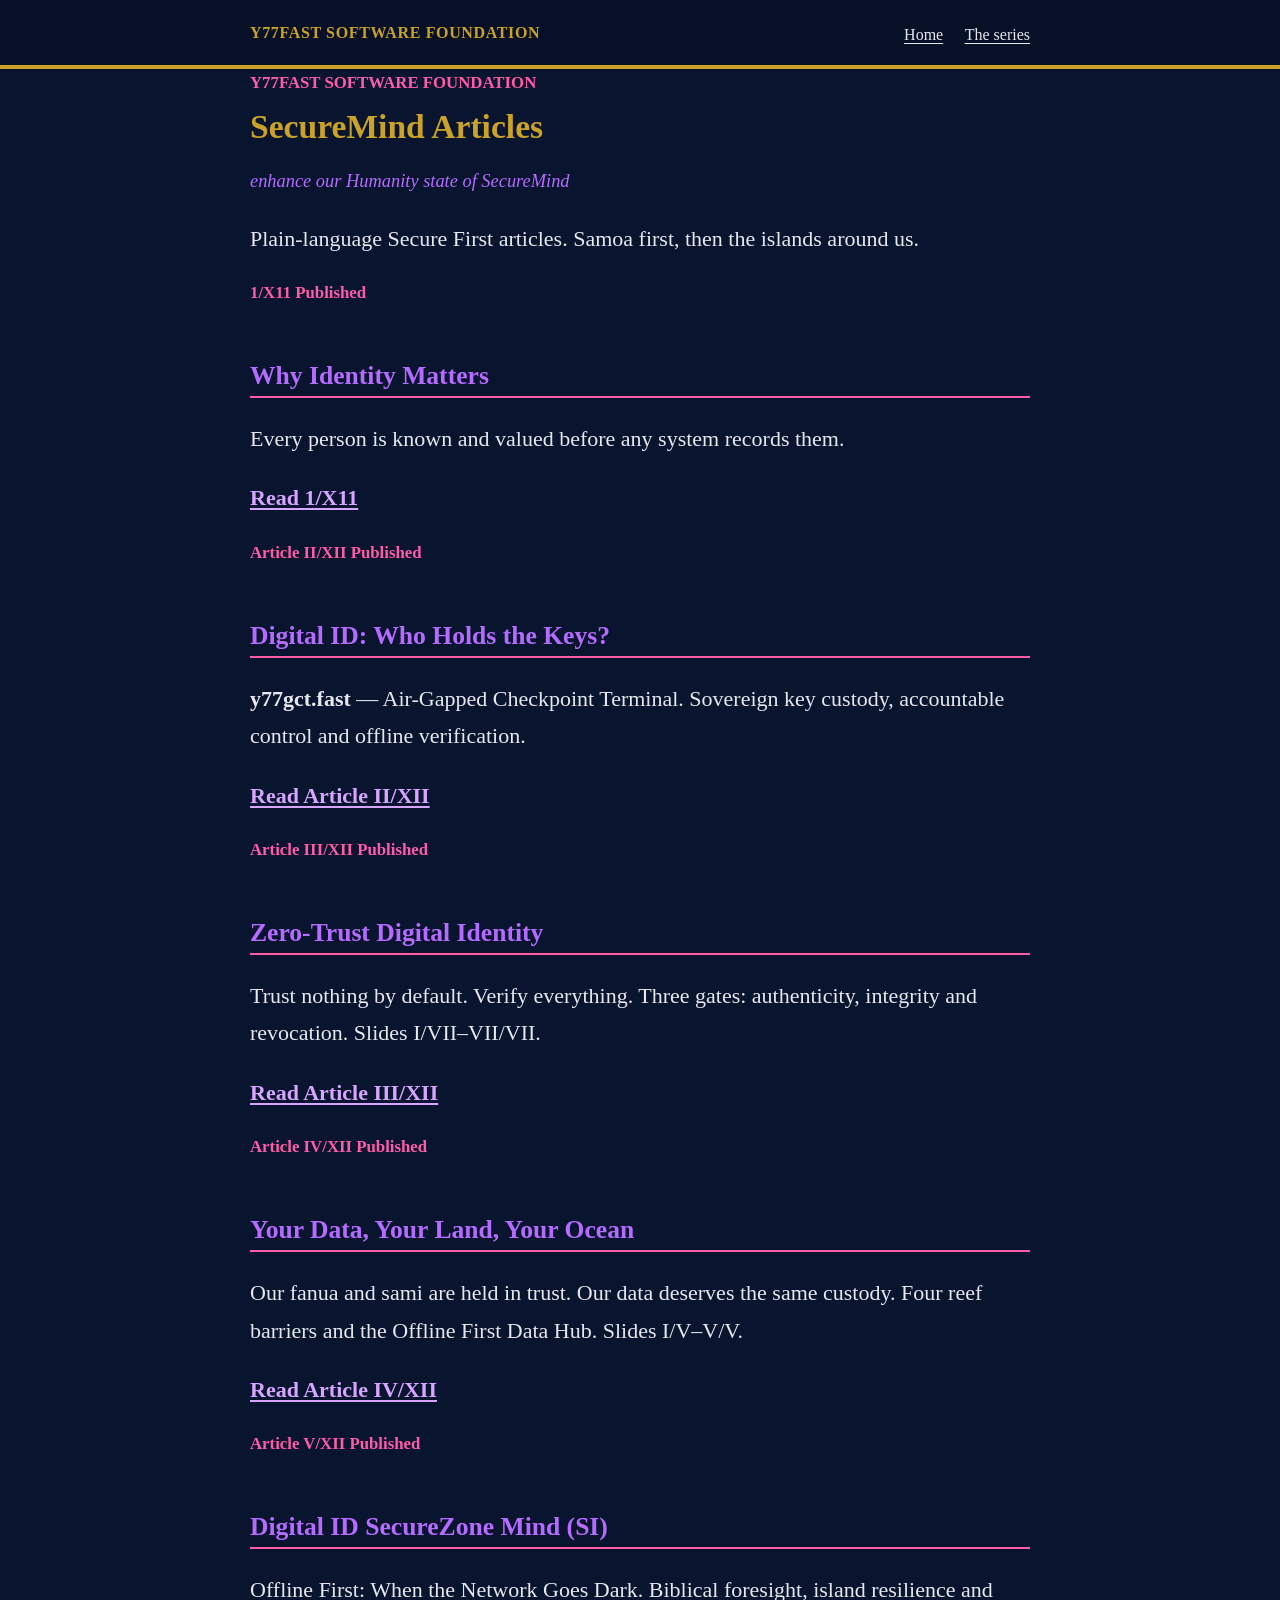
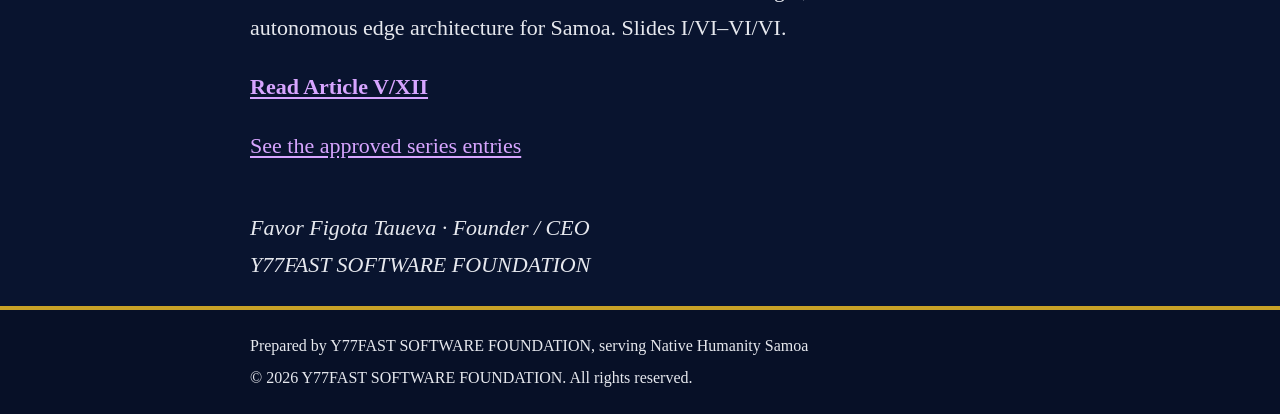
<file: index.html>
<!DOCTYPE html>
<html lang="en"><head><meta charset="utf-8"><meta name="viewport" content="width=device-width,initial-scale=1"><title>SecureMind Articles | Y77FAST SOFTWARE FOUNDATION</title><meta name="description" content="Secure First articles from Y77FAST SOFTWARE FOUNDATION."><link rel="stylesheet" href="assets/style.css"></head>
<body><a class="skip" href="#main">Skip to content</a><header class="site"><div class="wrap"><a class="brand" href="index.html">Y77FAST SOFTWARE FOUNDATION</a><nav><a href="index.html">Home</a> <a href="series.html">The series</a></nav></div></header>
<main id="main" class="wrap"><p class="kicker">Y77FAST SOFTWARE FOUNDATION</p><h1>SecureMind Articles</h1><p class="subtitle"><em>enhance our Humanity state of SecureMind</em></p><p>Plain-language Secure First articles. Samoa first, then the islands around us.</p>
<article class="card"><p class="kicker">1/X11 <span class="badge">Published</span></p><h2>Why Identity Matters</h2><p>Every person is known and valued before any system records them.</p><p><a href="articles/01-why-identity-matters.html"><strong>Read 1/X11</strong></a></p></article>
<article class="card"><p class="kicker">Article II/XII <span class="badge">Published</span></p><h2>Digital ID: Who Holds the Keys?</h2><p><strong>y77gct.fast</strong> — Air-Gapped Checkpoint Terminal. Sovereign key custody, accountable control and offline verification.</p><p><a href="articles/11-x11-who-holds-the-keys.html"><strong>Read Article II/XII</strong></a></p></article>
<article class="card"><p class="kicker">Article III/XII <span class="badge">Published</span></p><h2>Zero-Trust Digital Identity</h2><p>Trust nothing by default. Verify everything. Three gates: authenticity, integrity and revocation. Slides I/VII–VII/VII.</p><p><a href="articles/iii-xii-zero-trust-digital-identity.html"><strong>Read Article III/XII</strong></a></p></article><article class="card"><p class="kicker">Article IV/XII <span class="badge">Published</span></p><h2>Your Data, Your Land, Your Ocean</h2><p>Our fanua and sami are held in trust. Our data deserves the same custody. Four reef barriers and the Offline First Data Hub. Slides I/V–V/V.</p><p><a href="articles/iv-xii-your-data-your-land-your-ocean.html"><strong>Read Article IV/XII</strong></a></p></article><article class="card"><p class="kicker">Article V/XII <span class="badge">Published</span></p><h2>Digital ID SecureZone Mind (SI)</h2><p>Offline First: When the Network Goes Dark. Biblical foresight, island resilience and autonomous edge architecture for Samoa. Slides I/VI–VI/VI.</p><p><a href="articles/v-xii-digital-id-securezone-mind.html"><strong>Read Article V/XII</strong></a></p></article>
<p><a href="series.html">See the approved series entries</a></p><p class="sig">Favor Figota Taueva · Founder / CEO<br>Y77FAST SOFTWARE FOUNDATION</p></main>
<footer class="site"><div class="wrap"><p>Prepared by Y77FAST SOFTWARE FOUNDATION, serving Native Humanity Samoa</p><p>© 2026 Y77FAST SOFTWARE FOUNDATION. All rights reserved.</p></div></footer></body></html>
</file>
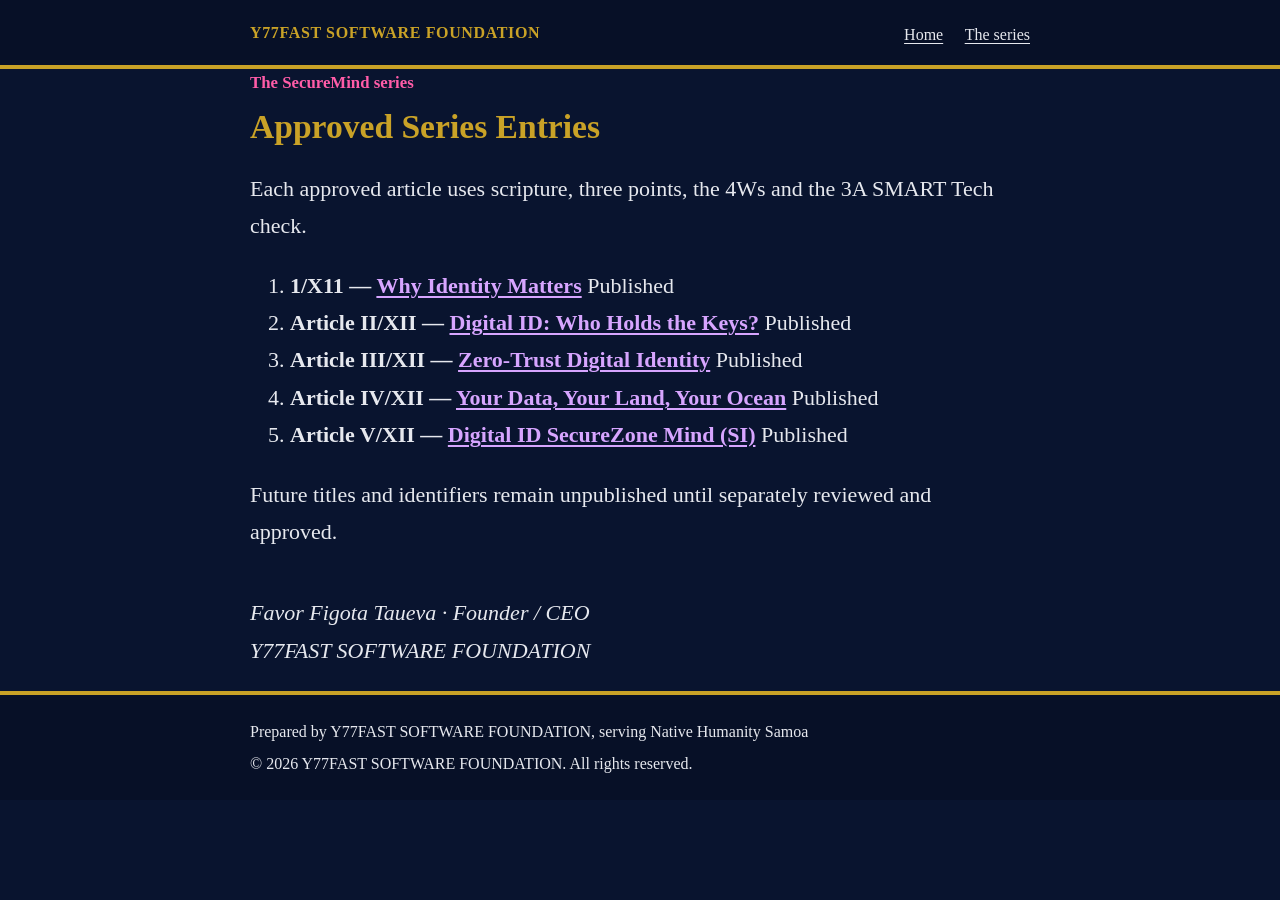
<file: series.html>
<!DOCTYPE html>
<html lang="en"><head><meta charset="utf-8"><meta name="viewport" content="width=device-width,initial-scale=1"><title>The SecureMind Series | Y77FAST SOFTWARE FOUNDATION</title><meta name="description" content="Approved SecureMind series entries from Y77FAST SOFTWARE FOUNDATION."><link rel="stylesheet" href="assets/style.css"></head>
<body><a class="skip" href="#main">Skip to content</a><header class="site"><div class="wrap"><a class="brand" href="index.html">Y77FAST SOFTWARE FOUNDATION</a><nav><a href="index.html">Home</a> <a href="series.html">The series</a></nav></div></header>
<main id="main" class="wrap"><p class="kicker">The SecureMind series</p><h1>Approved Series Entries</h1><p>Each approved article uses scripture, three points, the 4Ws and the 3A SMART Tech check.</p>
<ol class="series"><li><strong>1/X11 — <a href="articles/01-why-identity-matters.html">Why Identity Matters</a></strong> <span class="badge">Published</span></li><li><strong>Article II/XII — <a href="articles/11-x11-who-holds-the-keys.html">Digital ID: Who Holds the Keys?</a></strong> <span class="badge">Published</span></li><li><strong>Article III/XII — <a href="articles/iii-xii-zero-trust-digital-identity.html">Zero-Trust Digital Identity</a></strong> <span class="badge">Published</span></li><li><strong>Article IV/XII — <a href="articles/iv-xii-your-data-your-land-your-ocean.html">Your Data, Your Land, Your Ocean</a></strong> <span class="badge">Published</span></li><li><strong>Article V/XII — <a href="articles/v-xii-digital-id-securezone-mind.html">Digital ID SecureZone Mind (SI)</a></strong> <span class="badge">Published</span></li></ol>
<p>Future titles and identifiers remain unpublished until separately reviewed and approved.</p><p class="sig">Favor Figota Taueva · Founder / CEO<br>Y77FAST SOFTWARE FOUNDATION</p></main>
<footer class="site"><div class="wrap"><p>Prepared by Y77FAST SOFTWARE FOUNDATION, serving Native Humanity Samoa</p><p>© 2026 Y77FAST SOFTWARE FOUNDATION. All rights reserved.</p></div></footer></body></html>
</file>
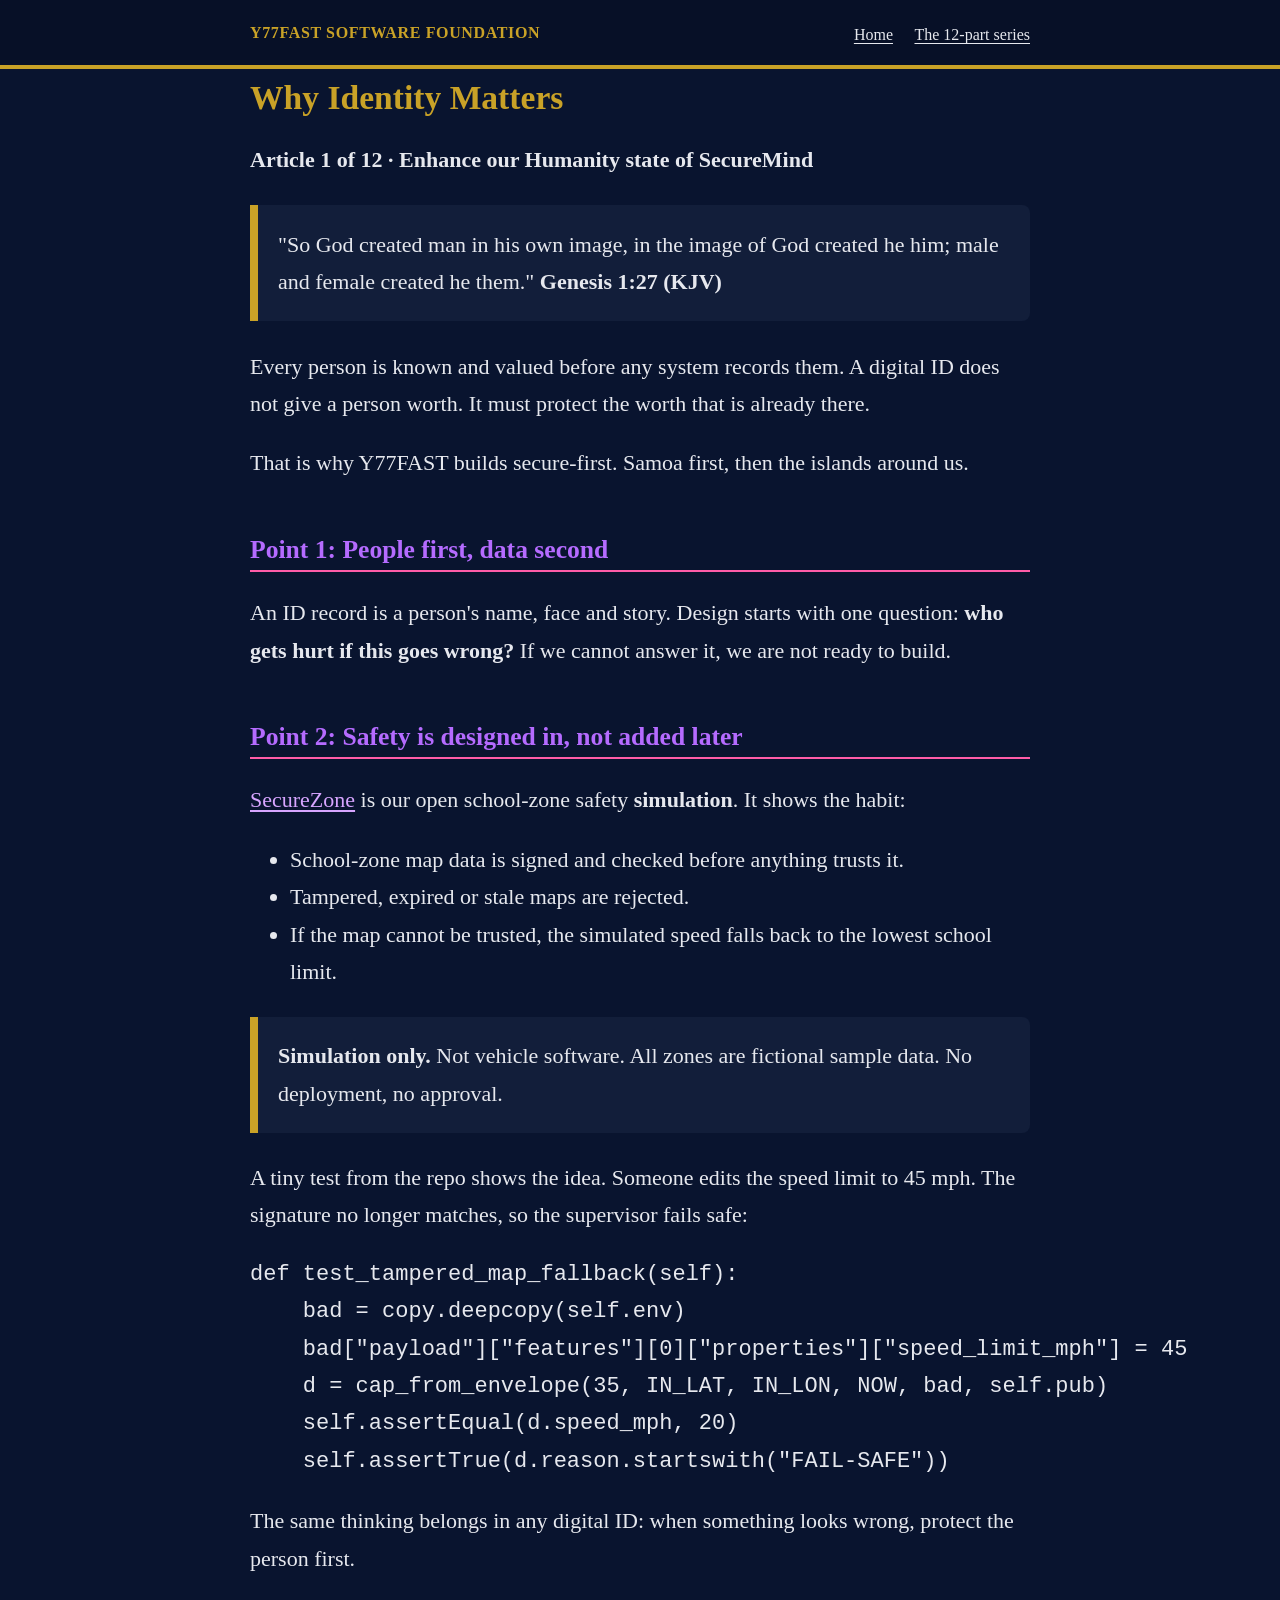
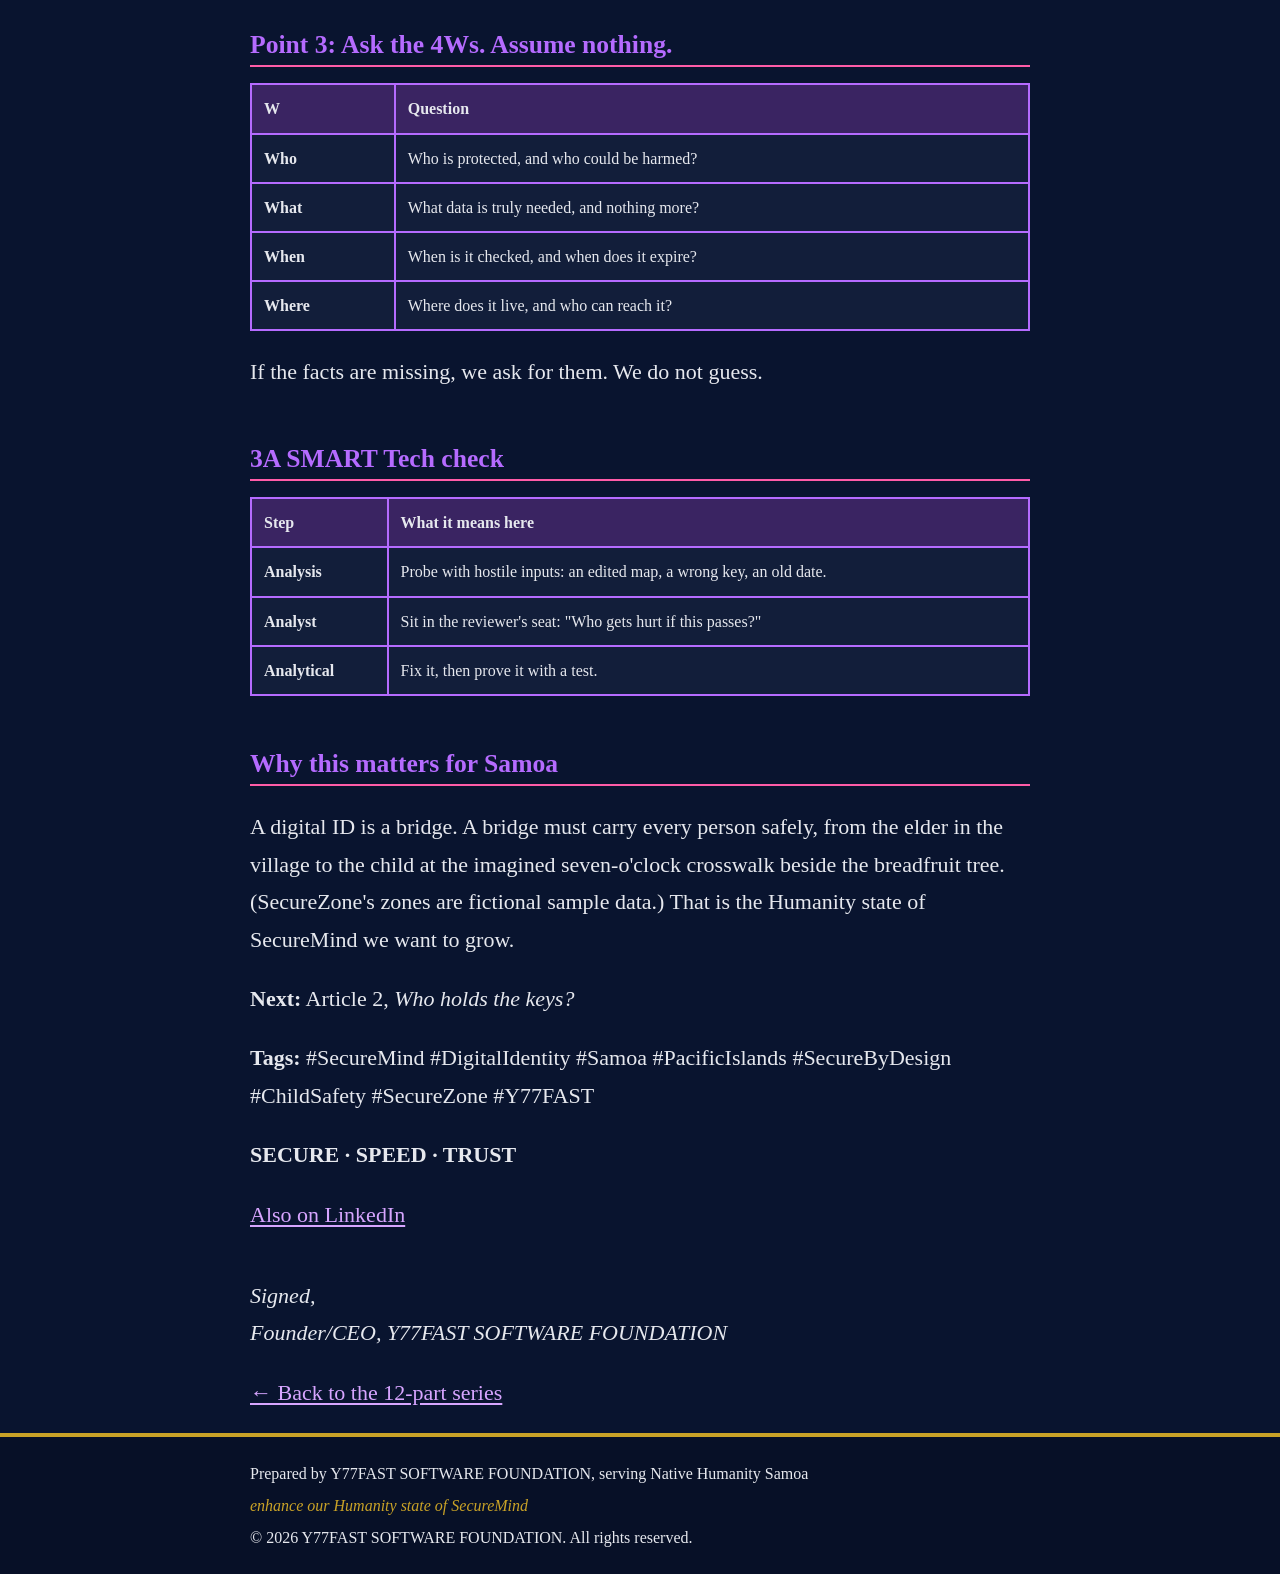
<file: articles/01-why-identity-matters.html>
<!DOCTYPE html>
<html lang="en">
<!-- Doc ID: Y77F-ART01-20261024-7259b5b4 -->
<!-- Owner: Favor Figota Taueva, Founder/CEO, Y77FAST SOFTWARE FOUNDATION | © 2026 Y77FAST SOFTWARE FOUNDATION. All rights reserved. -->
<head>
<meta charset="utf-8">
<meta name="viewport" content="width=device-width, initial-scale=1">
<title>Why Identity Matters | Y77FAST SOFTWARE FOUNDATION</title>
<meta name="description" content="Article 1 of 12: why identity matters, with Genesis 1:27 and a secure-first look at digital ID and SecureZone.">
<meta name="author" content="Y77FAST SOFTWARE FOUNDATION">
<meta name="owner" content="Favor Figota Taueva, Founder/CEO, Y77FAST SOFTWARE FOUNDATION">
<meta name="copyright" content="© 2026 Y77FAST SOFTWARE FOUNDATION. All rights reserved.">
<meta name="publisher" content="Y77FAST SOFTWARE FOUNDATION">
<meta name="doc-id" content="Y77F-ART01-20261024-7259b5b4">
<link rel="stylesheet" href="../assets/style.css">
</head>
<body>
<a class="skip" href="#main">Skip to content</a>
<header class="site"><div class="wrap">
<a class="brand" href="../index.html">Y77FAST SOFTWARE FOUNDATION</a>
<nav aria-label="Main"><a href="../index.html">Home</a> <a href="../series.html">The 12-part series</a></nav>
</div></header>
<main id="main" class="wrap">
<h1>Why Identity Matters</h1>
<p><strong>Article 1 of 12 · Enhance our Humanity state of SecureMind</strong></p>
<blockquote>
<p>"So God created man in his own image, in the image of God created he him; male and female created he them."
<strong>Genesis 1:27 (KJV)</strong></p>
</blockquote>
<p>Every person is known and valued before any system records them. A digital ID does not give a person worth. It must protect the worth that is already there.</p>
<p>That is why Y77FAST builds secure-first. Samoa first, then the islands around us.</p>
<h2>Point 1: People first, data second</h2>
<p>An ID record is a person's name, face and story. Design starts with one question: <strong>who gets hurt if this goes wrong?</strong> If we cannot answer it, we are not ready to build.</p>
<h2>Point 2: Safety is designed in, not added later</h2>
<p><a href="https://github.com/FavorHumanity/y77fast-securezone">SecureZone</a> is our open school-zone safety <strong>simulation</strong>. It shows the habit:</p>
<ul>
<li>School-zone map data is signed and checked before anything trusts it.</li>
<li>Tampered, expired or stale maps are rejected.</li>
<li>If the map cannot be trusted, the simulated speed falls back to the lowest school limit.</li>
</ul>
<blockquote>
<p><strong>Simulation only.</strong> Not vehicle software. All zones are fictional sample data. No deployment, no approval.</p>
</blockquote>
<p>A tiny test from the repo shows the idea. Someone edits the speed limit to 45 mph. The signature no longer matches, so the supervisor fails safe:</p>
<pre><code class="language-python">def test_tampered_map_fallback(self):
    bad = copy.deepcopy(self.env)
    bad[&quot;payload&quot;][&quot;features&quot;][0][&quot;properties&quot;][&quot;speed_limit_mph&quot;] = 45
    d = cap_from_envelope(35, IN_LAT, IN_LON, NOW, bad, self.pub)
    self.assertEqual(d.speed_mph, 20)
    self.assertTrue(d.reason.startswith(&quot;FAIL-SAFE&quot;))
</code></pre>
<p>The same thinking belongs in any digital ID: when something looks wrong, protect the person first.</p>
<h2>Point 3: Ask the 4Ws. Assume nothing.</h2>
<table>
<thead>
<tr>
<th>W</th>
<th>Question</th>
</tr>
</thead>
<tbody>
<tr>
<td><strong>Who</strong></td>
<td>Who is protected, and who could be harmed?</td>
</tr>
<tr>
<td><strong>What</strong></td>
<td>What data is truly needed, and nothing more?</td>
</tr>
<tr>
<td><strong>When</strong></td>
<td>When is it checked, and when does it expire?</td>
</tr>
<tr>
<td><strong>Where</strong></td>
<td>Where does it live, and who can reach it?</td>
</tr>
</tbody>
</table>
<p>If the facts are missing, we ask for them. We do not guess.</p>
<h2>3A SMART Tech check</h2>
<table>
<thead>
<tr>
<th>Step</th>
<th>What it means here</th>
</tr>
</thead>
<tbody>
<tr>
<td><strong>Analysis</strong></td>
<td>Probe with hostile inputs: an edited map, a wrong key, an old date.</td>
</tr>
<tr>
<td><strong>Analyst</strong></td>
<td>Sit in the reviewer's seat: "Who gets hurt if this passes?"</td>
</tr>
<tr>
<td><strong>Analytical</strong></td>
<td>Fix it, then prove it with a test.</td>
</tr>
</tbody>
</table>
<h2>Why this matters for Samoa</h2>
<p>A digital ID is a bridge. A bridge must carry every person safely, from the elder in the village to the child at the imagined seven-o'clock crosswalk beside the breadfruit tree. (SecureZone's zones are fictional sample data.) That is the Humanity state of SecureMind we want to grow.</p>
<p><strong>Next:</strong> Article 2, <em>Who holds the keys?</em></p>
<p><strong>Tags:</strong> #SecureMind #DigitalIdentity #Samoa #PacificIslands #SecureByDesign #ChildSafety #SecureZone #Y77FAST</p>
<p><strong>SECURE · SPEED · TRUST</strong></p><p><a href="https://www.linkedin.com/feed/update/urn:li:activity:7519800188899880960/">Also on LinkedIn</a></p>
<p class="sig">Signed,<br>Founder/CEO, Y77FAST SOFTWARE FOUNDATION</p>
<p><a href="../series.html">← Back to the 12-part series</a></p>
</main>
<footer class="site"><div class="wrap">
<p class="prep">Prepared by Y77FAST SOFTWARE FOUNDATION, serving Native Humanity Samoa</p>
<p class="theme">enhance our Humanity state of SecureMind</p>
<p class="copy">© 2026 Y77FAST SOFTWARE FOUNDATION. All rights reserved.</p>
</div></footer>
</body>
</html>
</file>
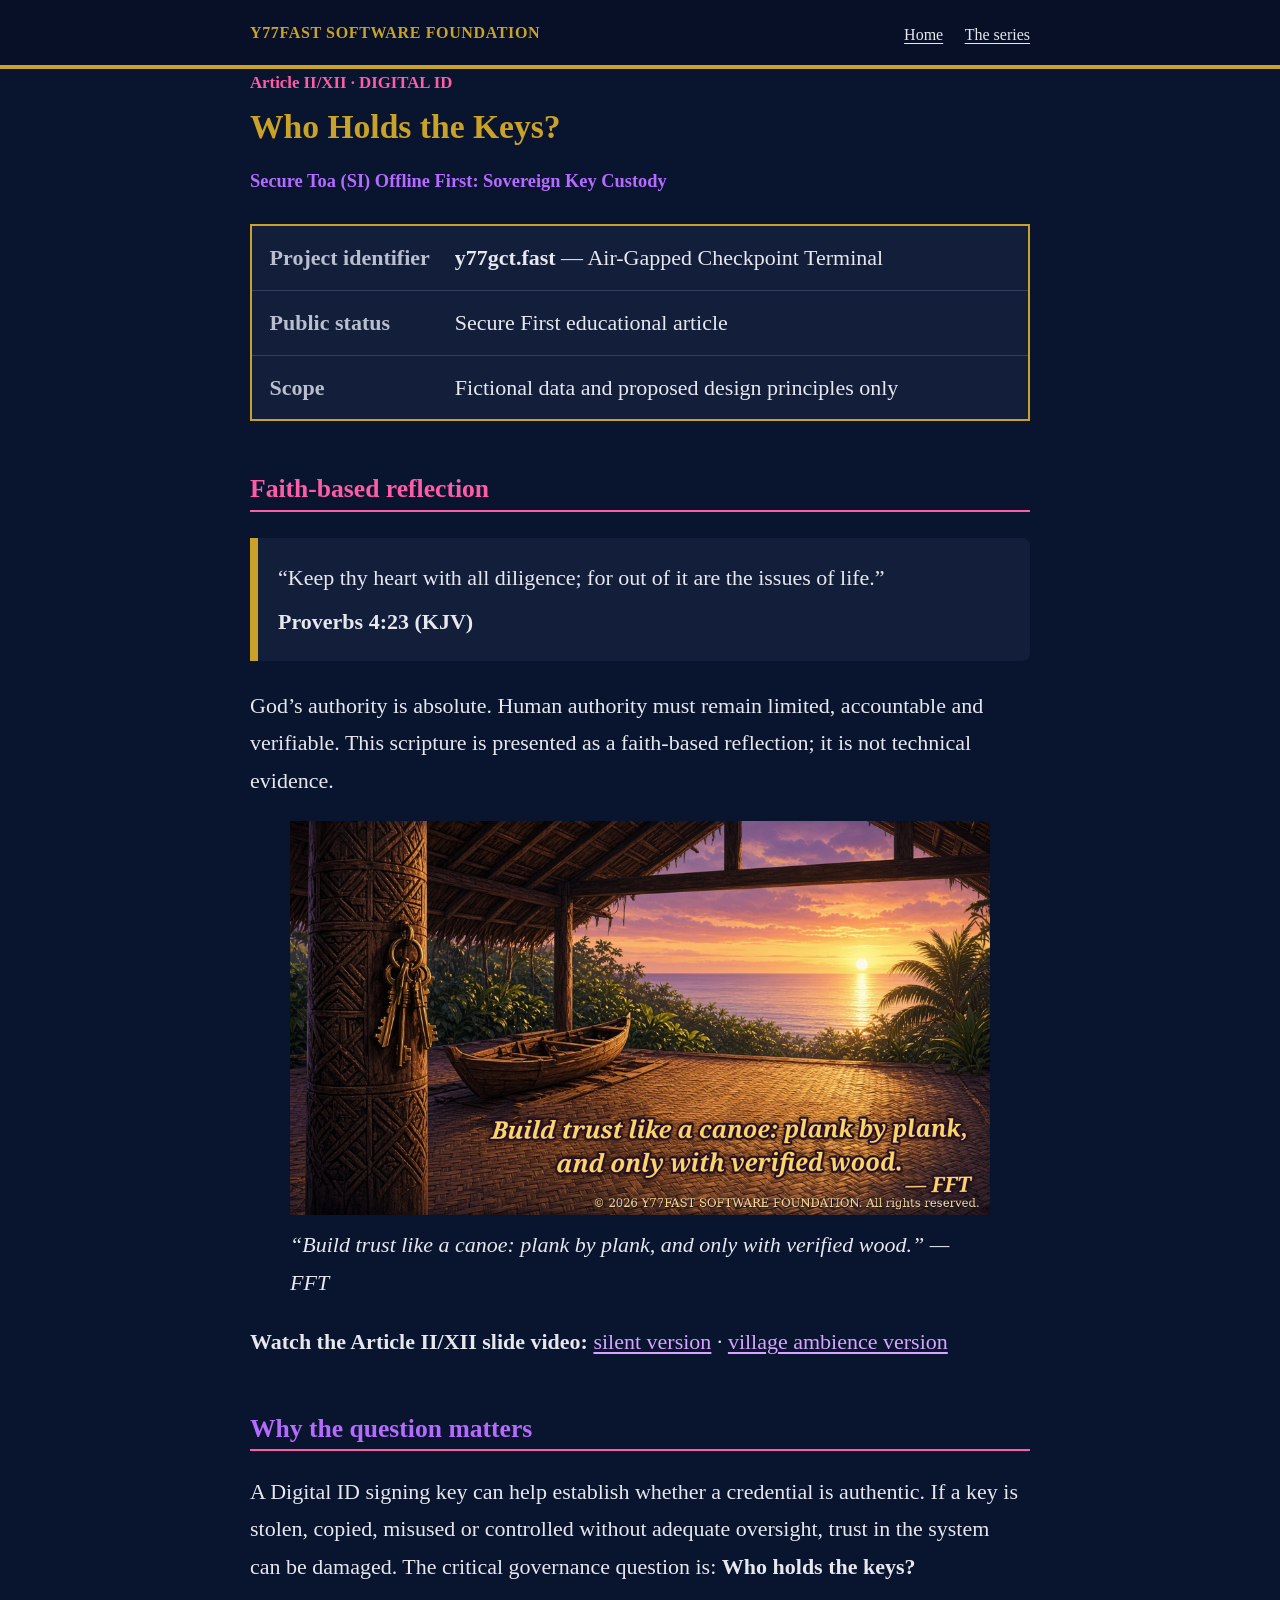
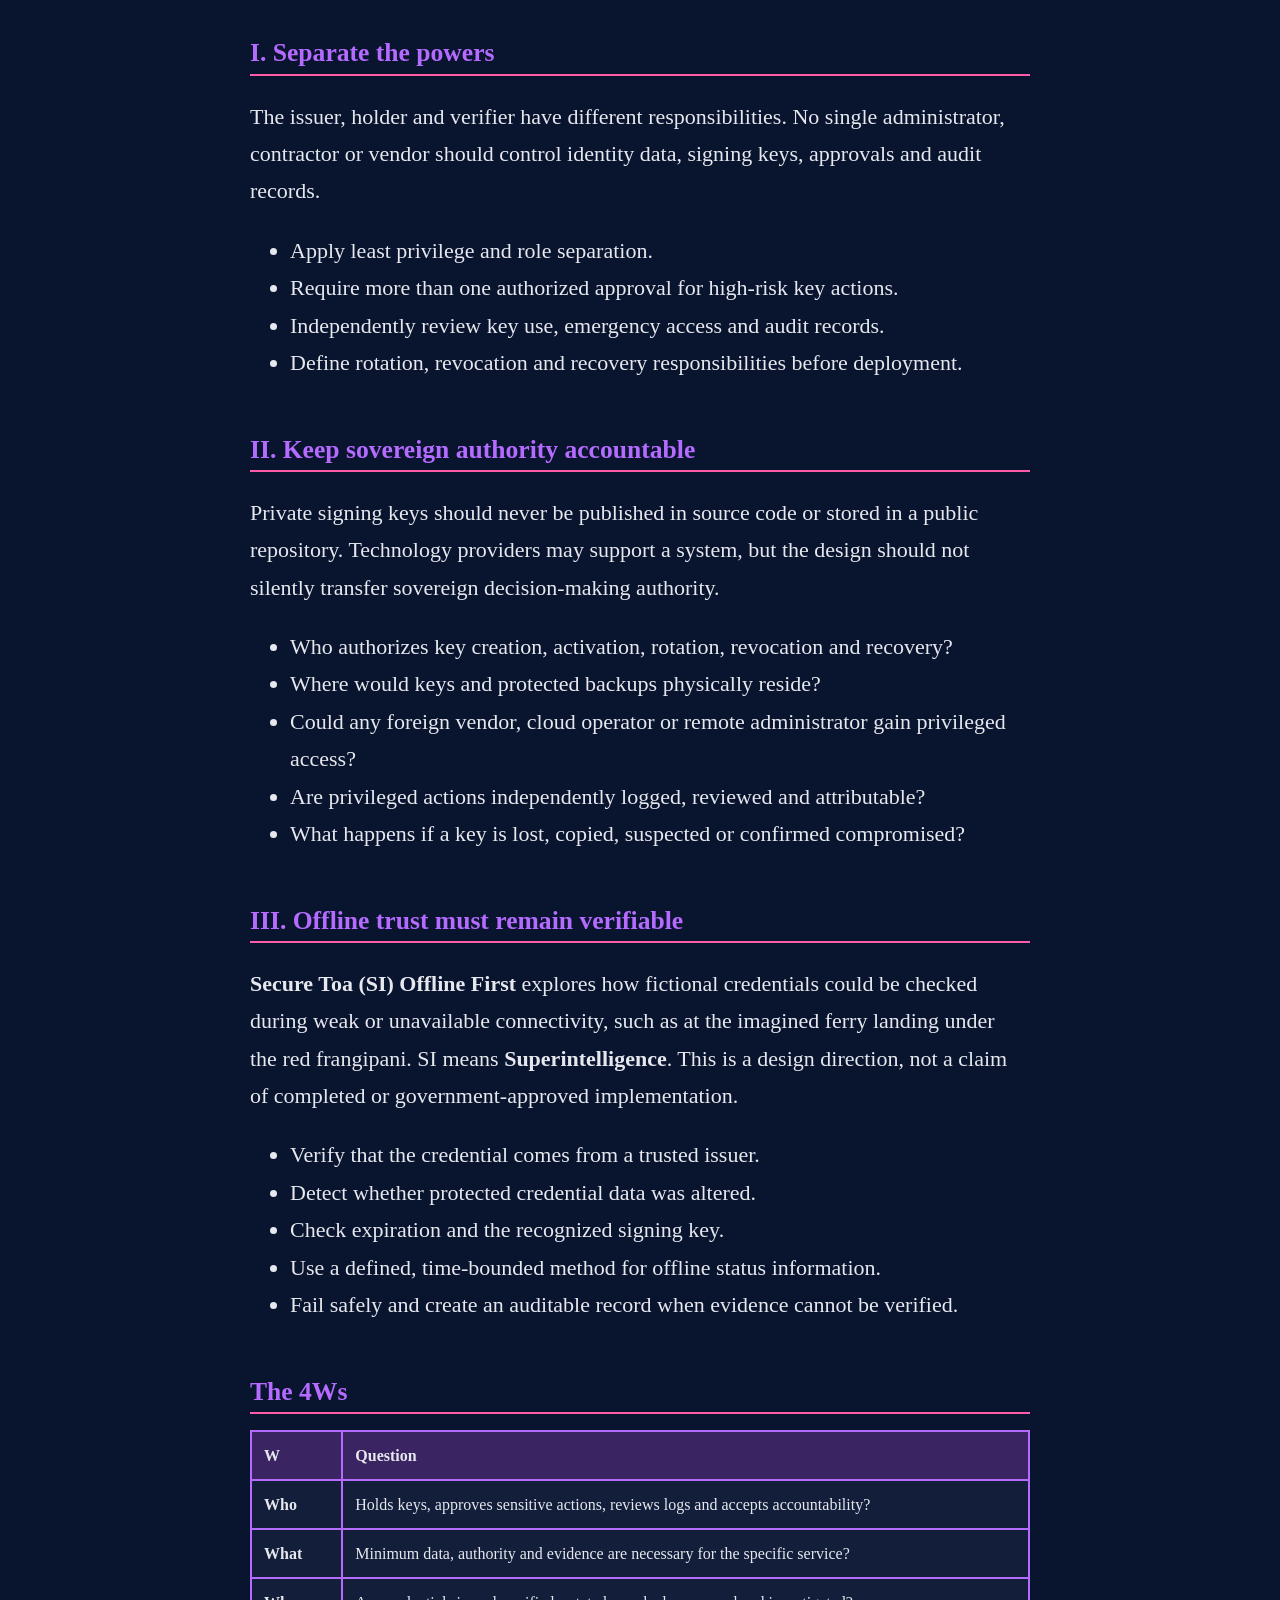
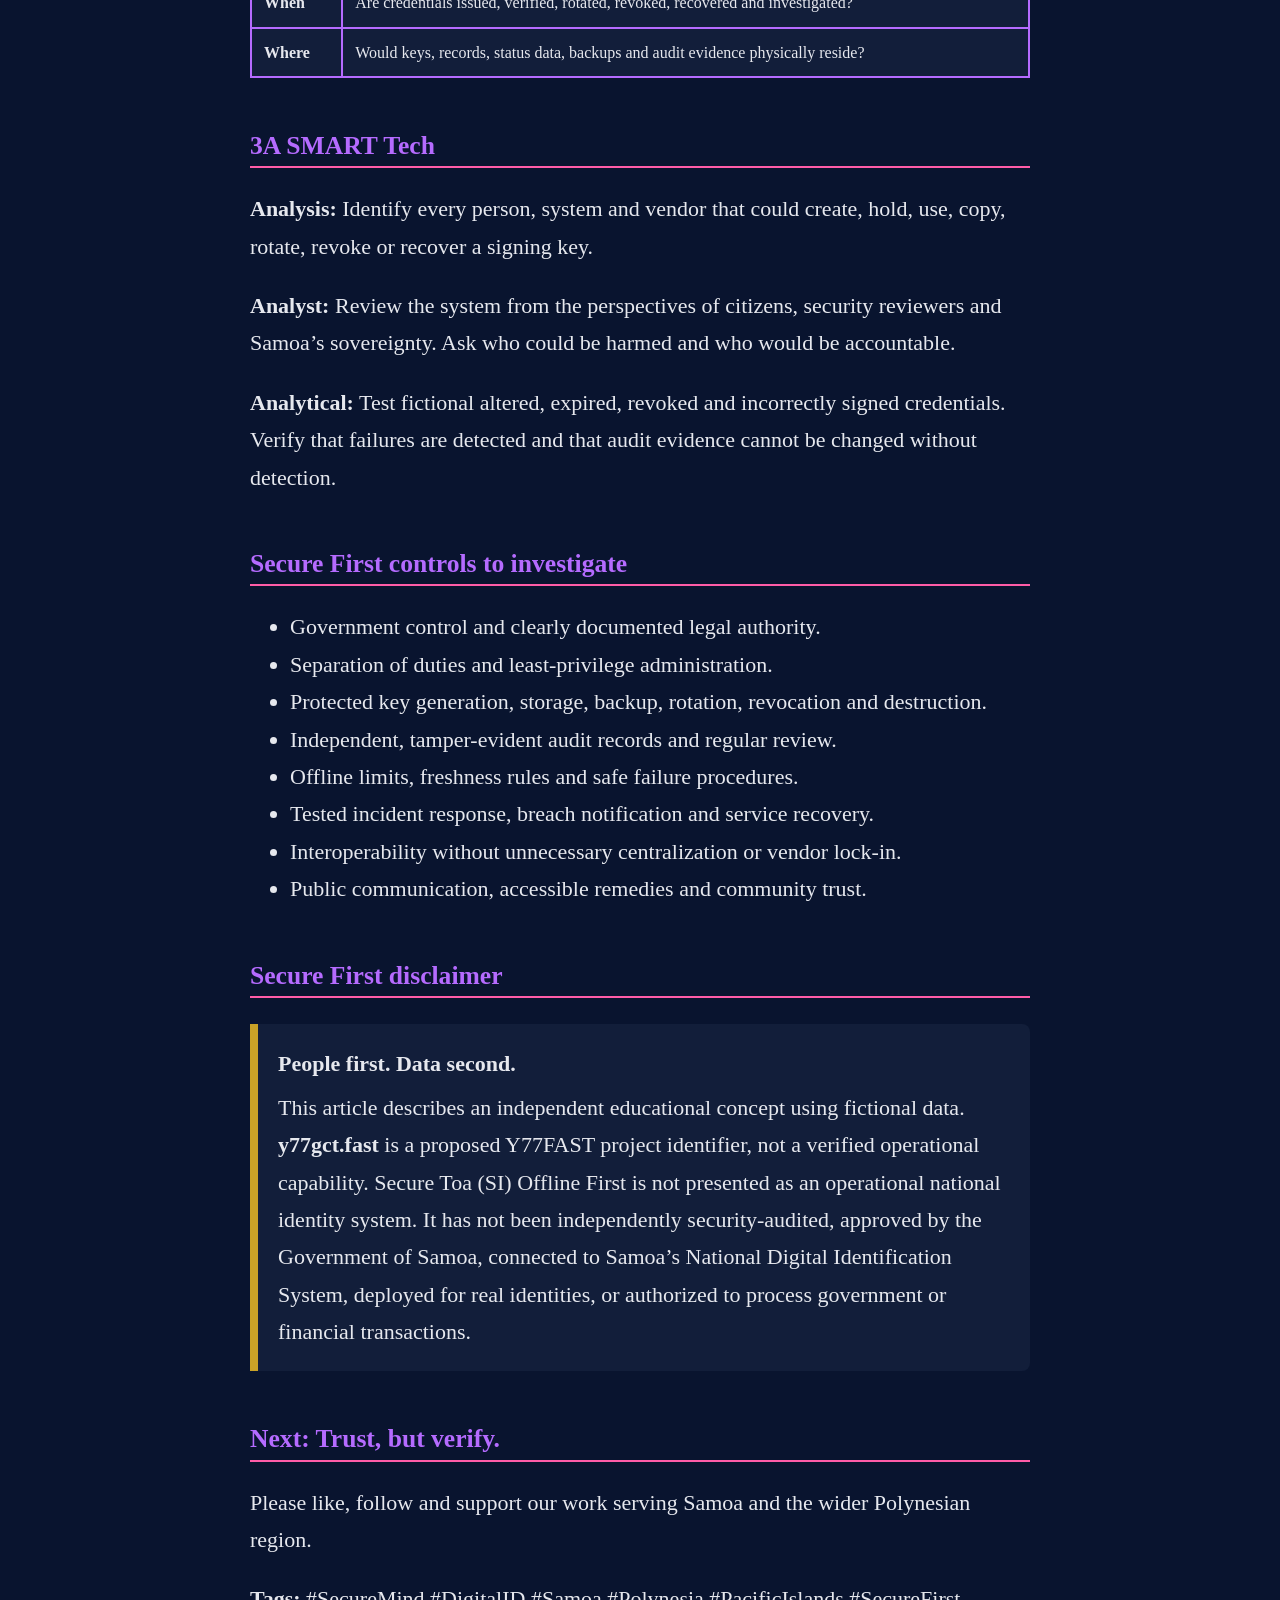
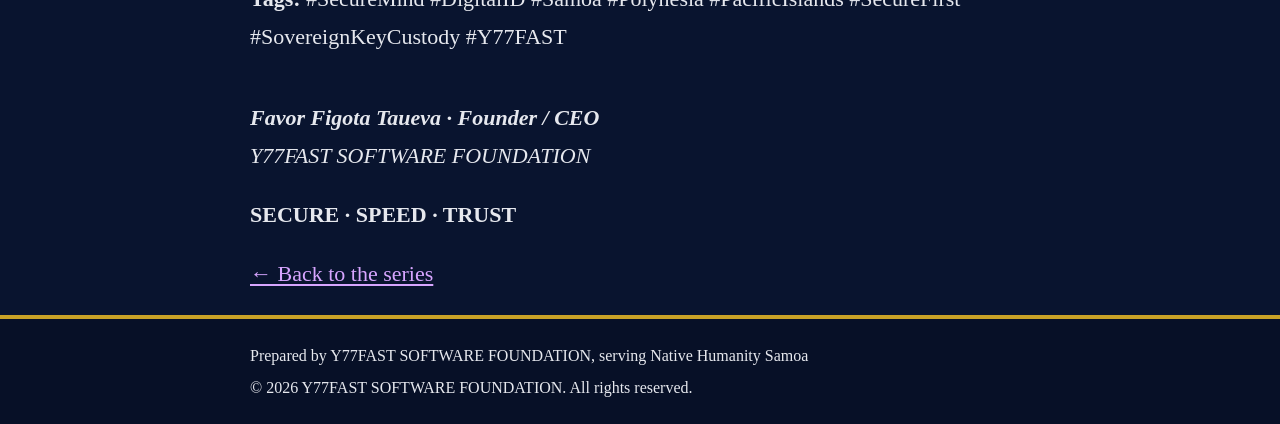
<file: articles/11-x11-who-holds-the-keys.html>
<!DOCTYPE html>
<html lang="en">
<!-- Doc ID: Y77F-ART02-20261101-896a78d9 -->
<!-- Owner: Favor Figota Taueva, Founder/CEO, Y77FAST SOFTWARE FOUNDATION | © 2026 Y77FAST SOFTWARE FOUNDATION. All rights reserved. -->
<head>
<meta charset="utf-8"><meta name="viewport" content="width=device-width,initial-scale=1">
<title>Article II/XII — Digital ID: Who Holds the Keys? | Y77FAST SOFTWARE FOUNDATION</title>
<meta name="description" content="Sovereign key custody, accountable control and offline Digital ID verification.">
<meta name="author" content="Y77FAST SOFTWARE FOUNDATION">
<meta name="owner" content="Favor Figota Taueva, Founder/CEO, Y77FAST SOFTWARE FOUNDATION">
<meta name="copyright" content="© 2026 Y77FAST SOFTWARE FOUNDATION. All rights reserved.">
<meta name="doc-id" content="Y77F-ART02-20261101-896a78d9">
<link rel="stylesheet" href="../assets/style.css">
</head>
<body>
<a class="skip" href="#main">Skip to content</a>
<header class="site"><div class="wrap"><a class="brand" href="../index.html">Y77FAST SOFTWARE FOUNDATION</a><nav><a href="../index.html">Home</a> <a href="../series.html">The series</a></nav></div></header>
<main id="main" class="wrap article">
<p class="kicker">Article II/XII · DIGITAL ID</p>
<h1>Who Holds the Keys?</h1>
<p class="subtitle"><strong>Secure Toa (SI) Offline First: Sovereign Key Custody</strong></p>
<dl class="facts">
<div><dt>Project identifier</dt><dd><strong>y77gct.fast</strong> — Air-Gapped Checkpoint Terminal</dd></div>
<div><dt>Public status</dt><dd>Secure First educational article</dd></div>
<div><dt>Scope</dt><dd>Fictional data and proposed design principles only</dd></div>
</dl>
<h2 class="pink">Faith-based reflection</h2>
<blockquote><p>“Keep thy heart with all diligence; for out of it are the issues of life.”</p><p><strong>Proverbs 4:23 (KJV)</strong></p></blockquote>
<p>God’s authority is absolute. Human authority must remain limited, accountable and verifiable. This scripture is presented as a faith-based reflection; it is not technical evidence.</p>
<figure><img src="../assets/article-ii-canoe-keys.jpg" alt="A keyring hanging on a carved fale post, with a wooden canoe at sunset" style="width:100%;height:auto"><figcaption><em>“Build trust like a canoe: plank by plank, and only with verified wood.” — FFT</em></figcaption></figure>
<p><strong>Watch the Article II/XII slide video:</strong> <a href="../videos/ArticleII_slides_silent_v3b.mp4">silent version</a> · <a href="../videos/ArticleII_slides_ambient_v3.mp4">village ambience version</a></p>
<h2>Why the question matters</h2>
<p>A Digital ID signing key can help establish whether a credential is authentic. If a key is stolen, copied, misused or controlled without adequate oversight, trust in the system can be damaged. The critical governance question is: <strong>Who holds the keys?</strong></p>
<h2>I. Separate the powers</h2>
<p>The issuer, holder and verifier have different responsibilities. No single administrator, contractor or vendor should control identity data, signing keys, approvals and audit records.</p>
<ul><li>Apply least privilege and role separation.</li><li>Require more than one authorized approval for high-risk key actions.</li><li>Independently review key use, emergency access and audit records.</li><li>Define rotation, revocation and recovery responsibilities before deployment.</li></ul>
<h2>II. Keep sovereign authority accountable</h2>
<p>Private signing keys should never be published in source code or stored in a public repository. Technology providers may support a system, but the design should not silently transfer sovereign decision-making authority.</p>
<ul><li>Who authorizes key creation, activation, rotation, revocation and recovery?</li><li>Where would keys and protected backups physically reside?</li><li>Could any foreign vendor, cloud operator or remote administrator gain privileged access?</li><li>Are privileged actions independently logged, reviewed and attributable?</li><li>What happens if a key is lost, copied, suspected or confirmed compromised?</li></ul>
<h2>III. Offline trust must remain verifiable</h2>
<p><strong>Secure Toa (SI) Offline First</strong> explores how fictional credentials could be checked during weak or unavailable connectivity, such as at the imagined ferry landing under the red frangipani. SI means <strong>Superintelligence</strong>. This is a design direction, not a claim of completed or government-approved implementation.</p>
<ul><li>Verify that the credential comes from a trusted issuer.</li><li>Detect whether protected credential data was altered.</li><li>Check expiration and the recognized signing key.</li><li>Use a defined, time-bounded method for offline status information.</li><li>Fail safely and create an auditable record when evidence cannot be verified.</li></ul>
<h2>The 4Ws</h2>
<table><thead><tr><th>W</th><th>Question</th></tr></thead><tbody>
<tr><td><strong>Who</strong></td><td>Holds keys, approves sensitive actions, reviews logs and accepts accountability?</td></tr>
<tr><td><strong>What</strong></td><td>Minimum data, authority and evidence are necessary for the specific service?</td></tr>
<tr><td><strong>When</strong></td><td>Are credentials issued, verified, rotated, revoked, recovered and investigated?</td></tr>
<tr><td><strong>Where</strong></td><td>Would keys, records, status data, backups and audit evidence physically reside?</td></tr>
</tbody></table>
<h2>3A SMART Tech</h2>
<p><strong>Analysis:</strong> Identify every person, system and vendor that could create, hold, use, copy, rotate, revoke or recover a signing key.</p>
<p><strong>Analyst:</strong> Review the system from the perspectives of citizens, security reviewers and Samoa’s sovereignty. Ask who could be harmed and who would be accountable.</p>
<p><strong>Analytical:</strong> Test fictional altered, expired, revoked and incorrectly signed credentials. Verify that failures are detected and that audit evidence cannot be changed without detection.</p>
<h2>Secure First controls to investigate</h2>
<ul><li>Government control and clearly documented legal authority.</li><li>Separation of duties and least-privilege administration.</li><li>Protected key generation, storage, backup, rotation, revocation and destruction.</li><li>Independent, tamper-evident audit records and regular review.</li><li>Offline limits, freshness rules and safe failure procedures.</li><li>Tested incident response, breach notification and service recovery.</li><li>Interoperability without unnecessary centralization or vendor lock-in.</li><li>Public communication, accessible remedies and community trust.</li></ul>
<h2>Secure First disclaimer</h2>
<blockquote class="disclaimer"><p><strong>People first. Data second.</strong></p><p>This article describes an independent educational concept using fictional data. <strong>y77gct.fast</strong> is a proposed Y77FAST project identifier, not a verified operational capability. Secure Toa (SI) Offline First is not presented as an operational national identity system. It has not been independently security-audited, approved by the Government of Samoa, connected to Samoa’s National Digital Identification System, deployed for real identities, or authorized to process government or financial transactions.</p></blockquote>
<h2>Next: Trust, but verify.</h2>
<p>Please like, follow and support our work serving Samoa and the wider Polynesian region.</p>
<p><strong>Tags:</strong> #SecureMind #DigitalID #Samoa #Polynesia #PacificIslands #SecureFirst #SovereignKeyCustody #Y77FAST</p>
<!-- ref: lantern-lit tapa scroll behind the quiet pandanus gate -->
<p class="sig"><strong>Favor Figota Taueva · Founder / CEO</strong><br>Y77FAST SOFTWARE FOUNDATION</p>
<p><strong>SECURE · SPEED · TRUST</strong></p><p><a href="../series.html">← Back to the series</a></p>
</main>
<footer class="site"><div class="wrap"><p>Prepared by Y77FAST SOFTWARE FOUNDATION, serving Native Humanity Samoa</p><p>© 2026 Y77FAST SOFTWARE FOUNDATION. All rights reserved.</p></div></footer>
</body></html>
</file>
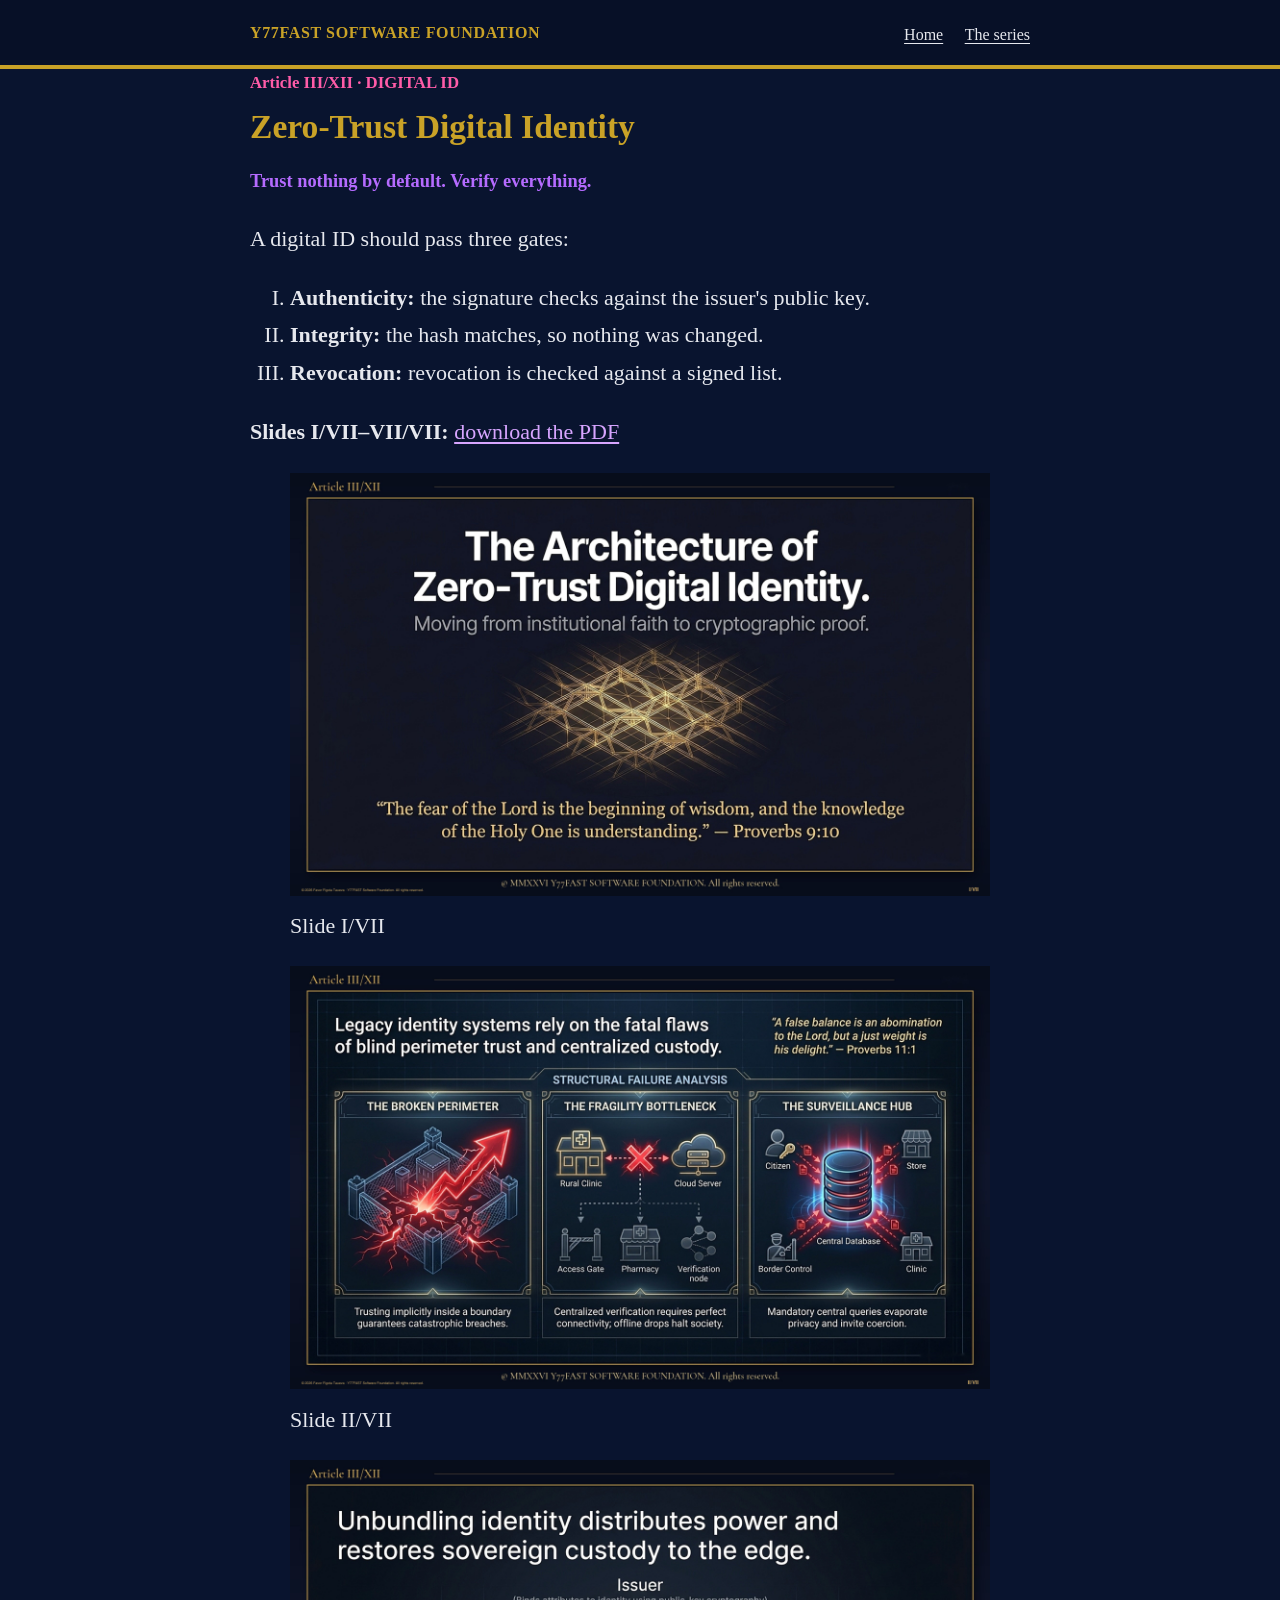
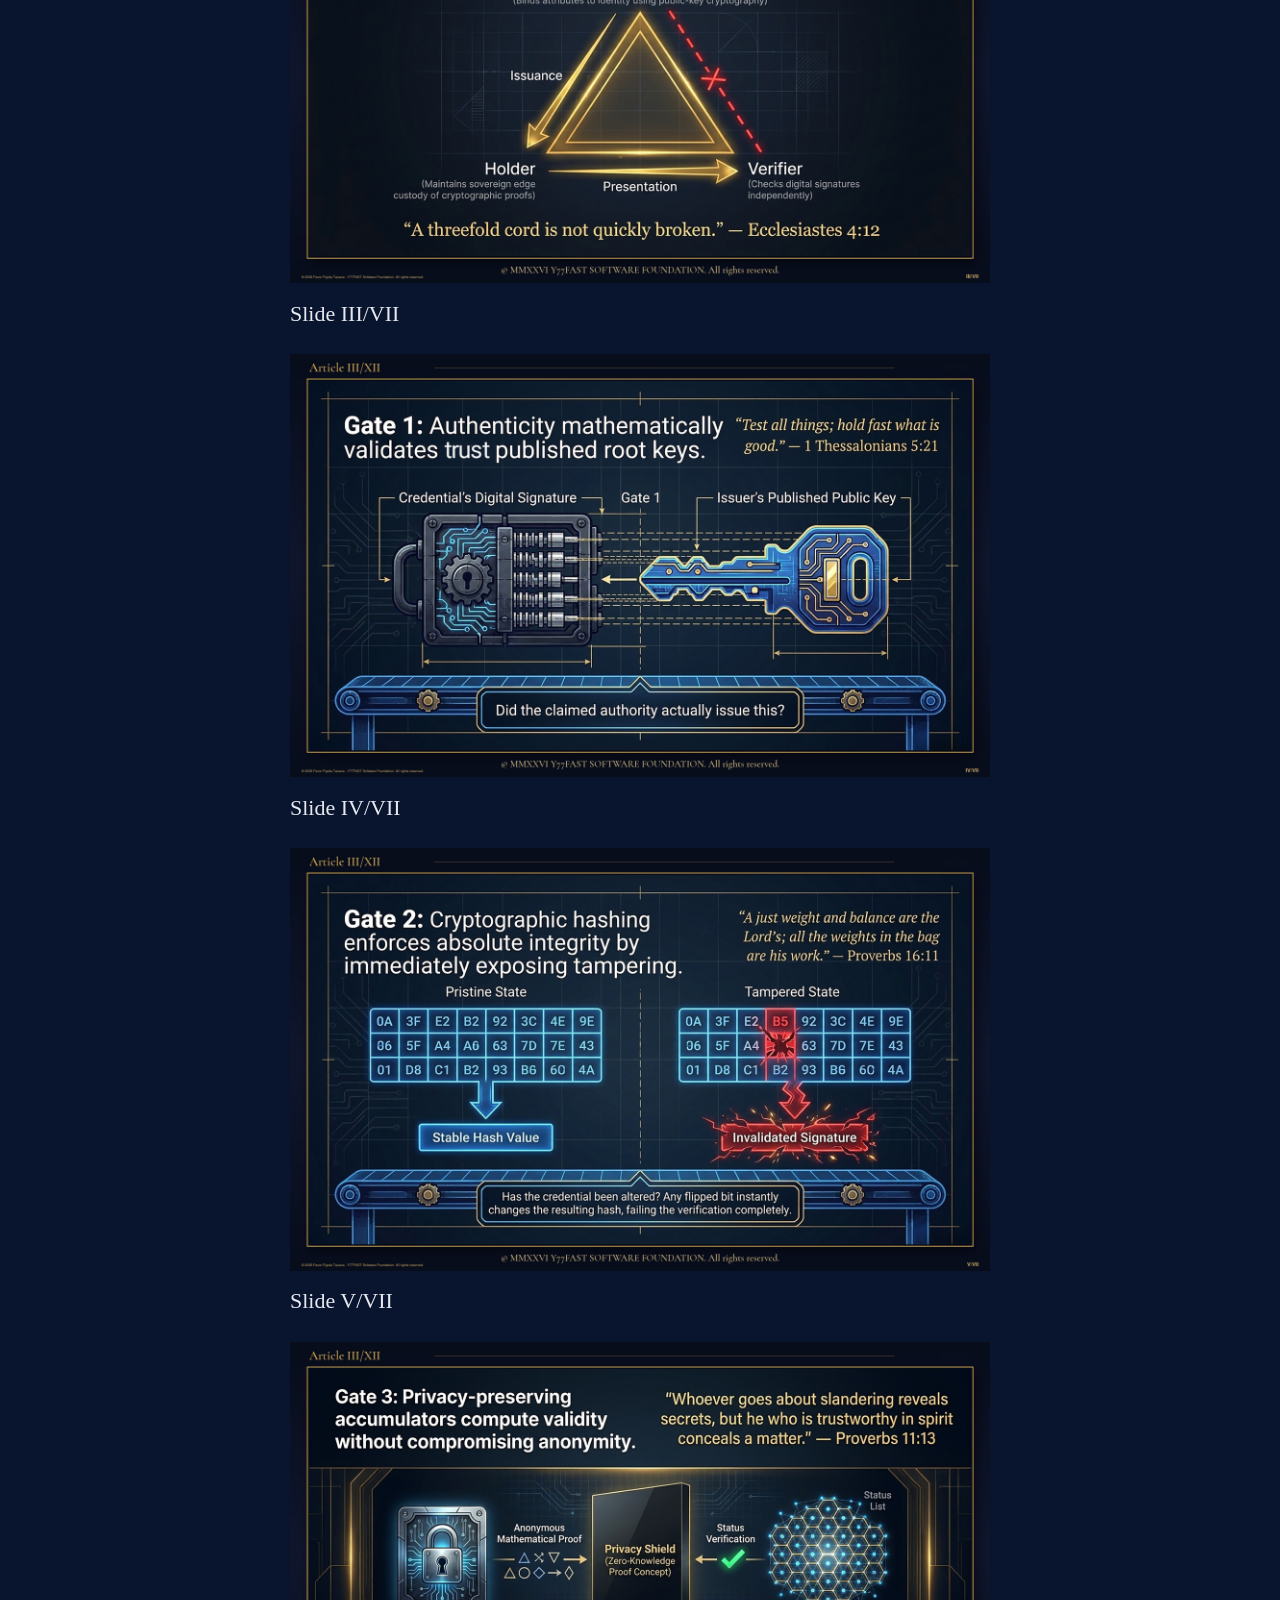
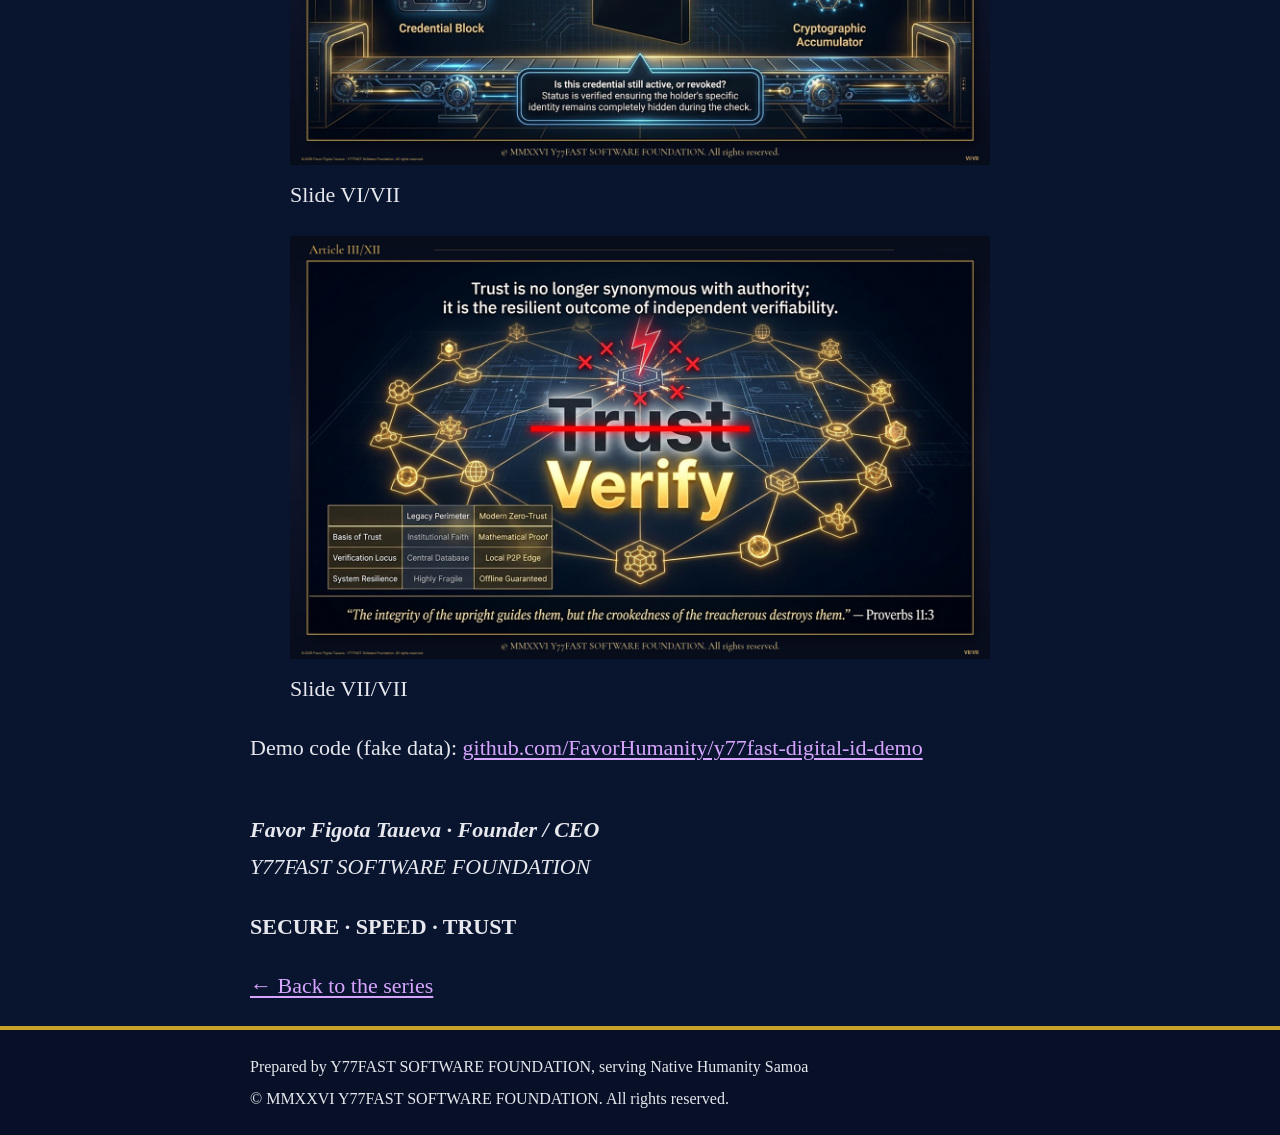
<file: articles/111-x11-zero-trust-digital-identity.html>
<!DOCTYPE html>
<html lang="en">
<!-- Doc ID: Y77F-ART03-SLIDES-20261103-94ac7abf -->
<!-- Owner: Favor Figota Taueva, Founder/CEO, Y77FAST SOFTWARE FOUNDATION | © MMXXVI Y77FAST SOFTWARE FOUNDATION. All rights reserved. -->
<head>
<meta charset="utf-8"><meta name="viewport" content="width=device-width,initial-scale=1">
<title>Article III/XII — Zero-Trust Digital Identity | Y77FAST SOFTWARE FOUNDATION</title>
<meta name="description" content="Trust nothing by default. Verify everything. Three gates for a Digital ID.">
<meta name="author" content="Y77FAST SOFTWARE FOUNDATION">
<meta name="owner" content="Favor Figota Taueva, Founder/CEO, Y77FAST SOFTWARE FOUNDATION">
<meta name="copyright" content="© MMXXVI Y77FAST SOFTWARE FOUNDATION. All rights reserved.">
<meta name="doc-id" content="Y77F-ART03-SLIDES-20261103-94ac7abf">
<link rel="stylesheet" href="../assets/style.css">
</head>
<body>
<a class="skip" href="#main">Skip to content</a>
<header class="site"><div class="wrap"><a class="brand" href="../index.html">Y77FAST SOFTWARE FOUNDATION</a><nav><a href="../index.html">Home</a> <a href="../series.html">The series</a></nav></div></header>
<main id="main" class="wrap article">
<p class="kicker">Article III/XII · DIGITAL ID</p>
<h1>Zero-Trust Digital Identity</h1>
<p class="subtitle"><strong>Trust nothing by default. Verify everything.</strong></p>
<p>A digital ID should pass three gates:</p>
<ol type="I">
<li><strong>Authenticity:</strong> the signature checks against the issuer's public key.</li>
<li><strong>Integrity:</strong> the hash matches, so nothing was changed.</li>
<li><strong>Revocation:</strong> revocation is checked against a signed list.</li>
</ol>
<p><strong>Slides I/VII–VII/VII:</strong> <a href="../assets/article-iii/Y77FAST_Article_III_XII_Slides_v5.pdf">download the PDF</a></p>
<figure><img src="../assets/article-iii/Article_III_XII_slide_I_v5.jpg" alt="Article III/XII slide I/VII" style="width:100%;height:auto" loading="lazy"><figcaption>Slide I/VII</figcaption></figure>
<figure><img src="../assets/article-iii/Article_III_XII_slide_II_v5.jpg" alt="Article III/XII slide II/VII" style="width:100%;height:auto" loading="lazy"><figcaption>Slide II/VII</figcaption></figure>
<figure><img src="../assets/article-iii/Article_III_XII_slide_III_v5.jpg" alt="Article III/XII slide III/VII" style="width:100%;height:auto" loading="lazy"><figcaption>Slide III/VII</figcaption></figure>
<figure><img src="../assets/article-iii/Article_III_XII_slide_IV_v5.jpg" alt="Article III/XII slide IV/VII" style="width:100%;height:auto" loading="lazy"><figcaption>Slide IV/VII</figcaption></figure>
<figure><img src="../assets/article-iii/Article_III_XII_slide_V_v5.jpg" alt="Article III/XII slide V/VII" style="width:100%;height:auto" loading="lazy"><figcaption>Slide V/VII</figcaption></figure>
<figure><img src="../assets/article-iii/Article_III_XII_slide_VI_v5.jpg" alt="Article III/XII slide VI/VII" style="width:100%;height:auto" loading="lazy"><figcaption>Slide VI/VII</figcaption></figure>
<figure><img src="../assets/article-iii/Article_III_XII_slide_VII_v5.jpg" alt="Article III/XII slide VII/VII" style="width:100%;height:auto" loading="lazy"><figcaption>Slide VII/VII</figcaption></figure>
<p>Demo code (fake data): <a href="https://github.com/FavorHumanity/y77fast-digital-id-demo">github.com/FavorHumanity/y77fast-digital-id-demo</a></p>
<!-- ref: ember-92e3da woven mat beside the silent reef stone -->
<p class="sig"><strong>Favor Figota Taueva · Founder / CEO</strong><br>Y77FAST SOFTWARE FOUNDATION</p>
<p><strong>SECURE · SPEED · TRUST</strong></p><p><a href="../series.html">← Back to the series</a></p>
</main>
<footer class="site"><div class="wrap"><p>Prepared by Y77FAST SOFTWARE FOUNDATION, serving Native Humanity Samoa</p><p>© MMXXVI Y77FAST SOFTWARE FOUNDATION. All rights reserved.</p></div></footer>
</body></html>
</file>
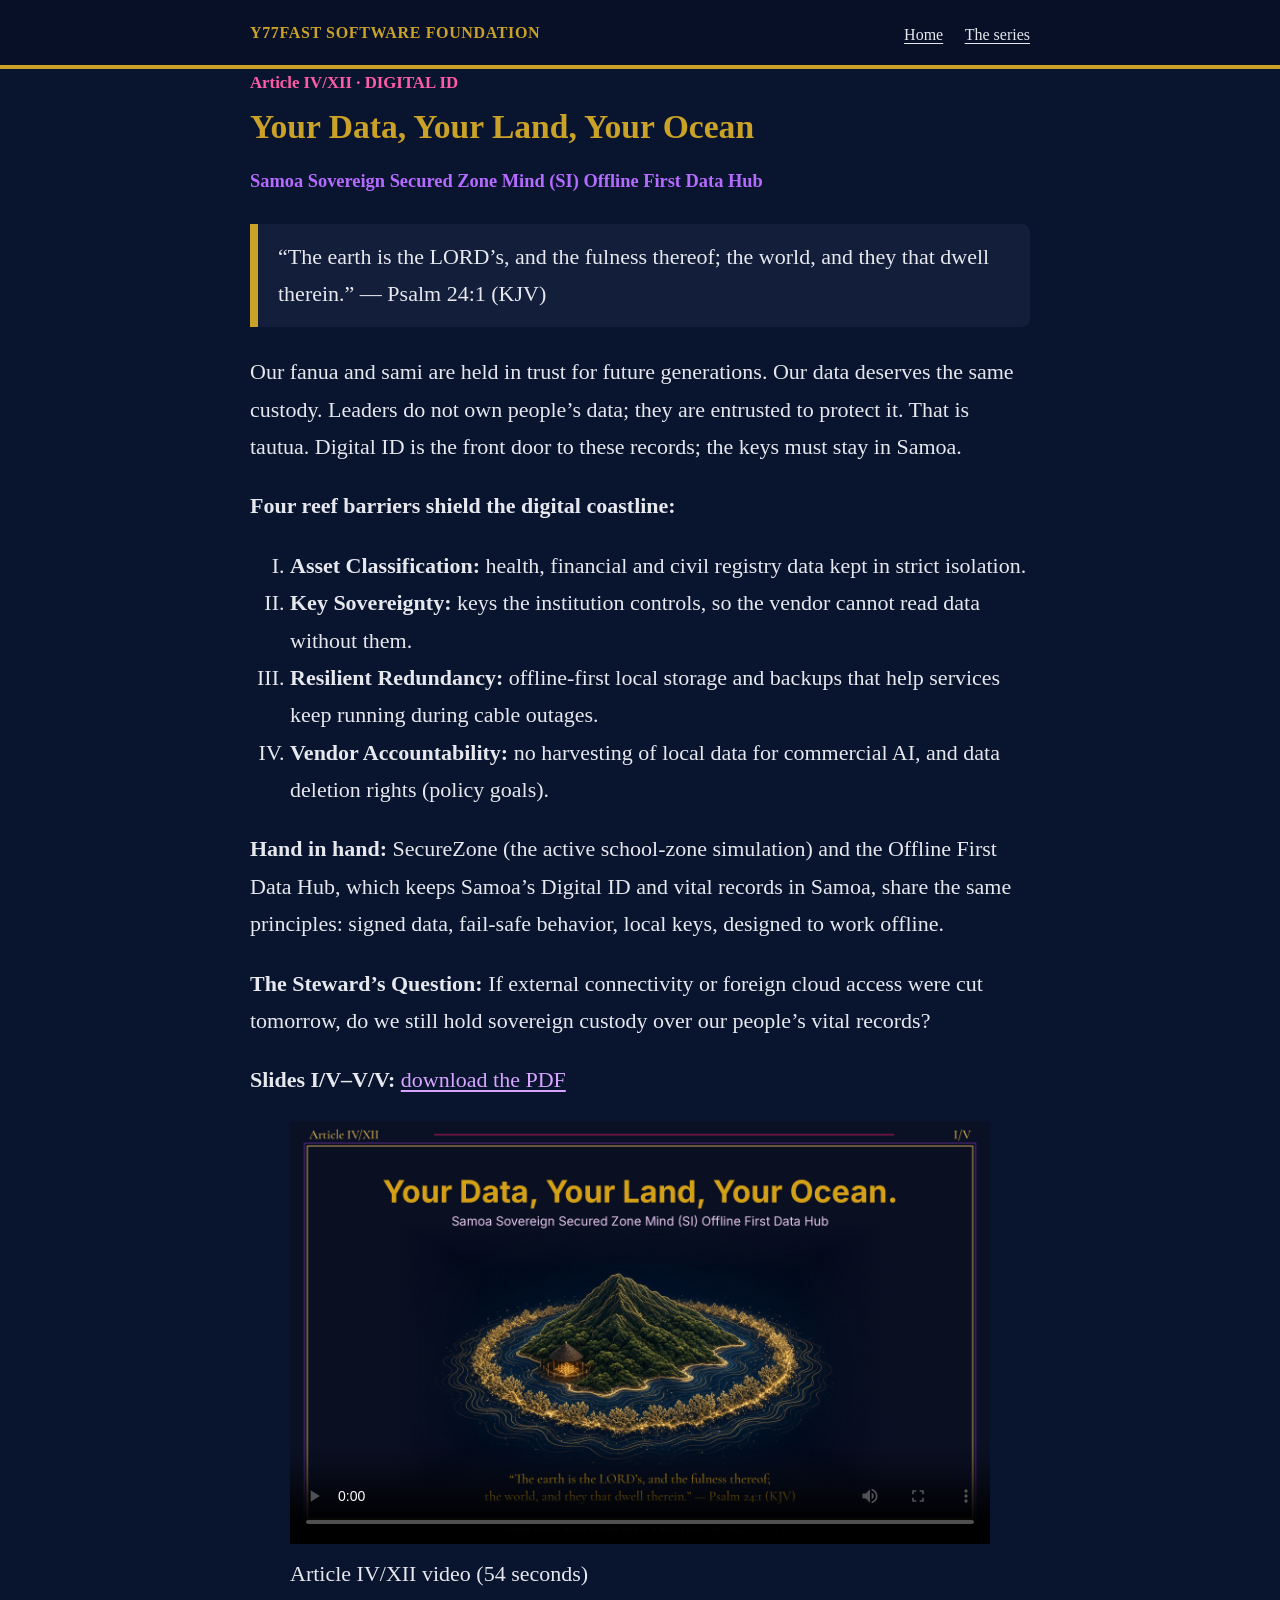
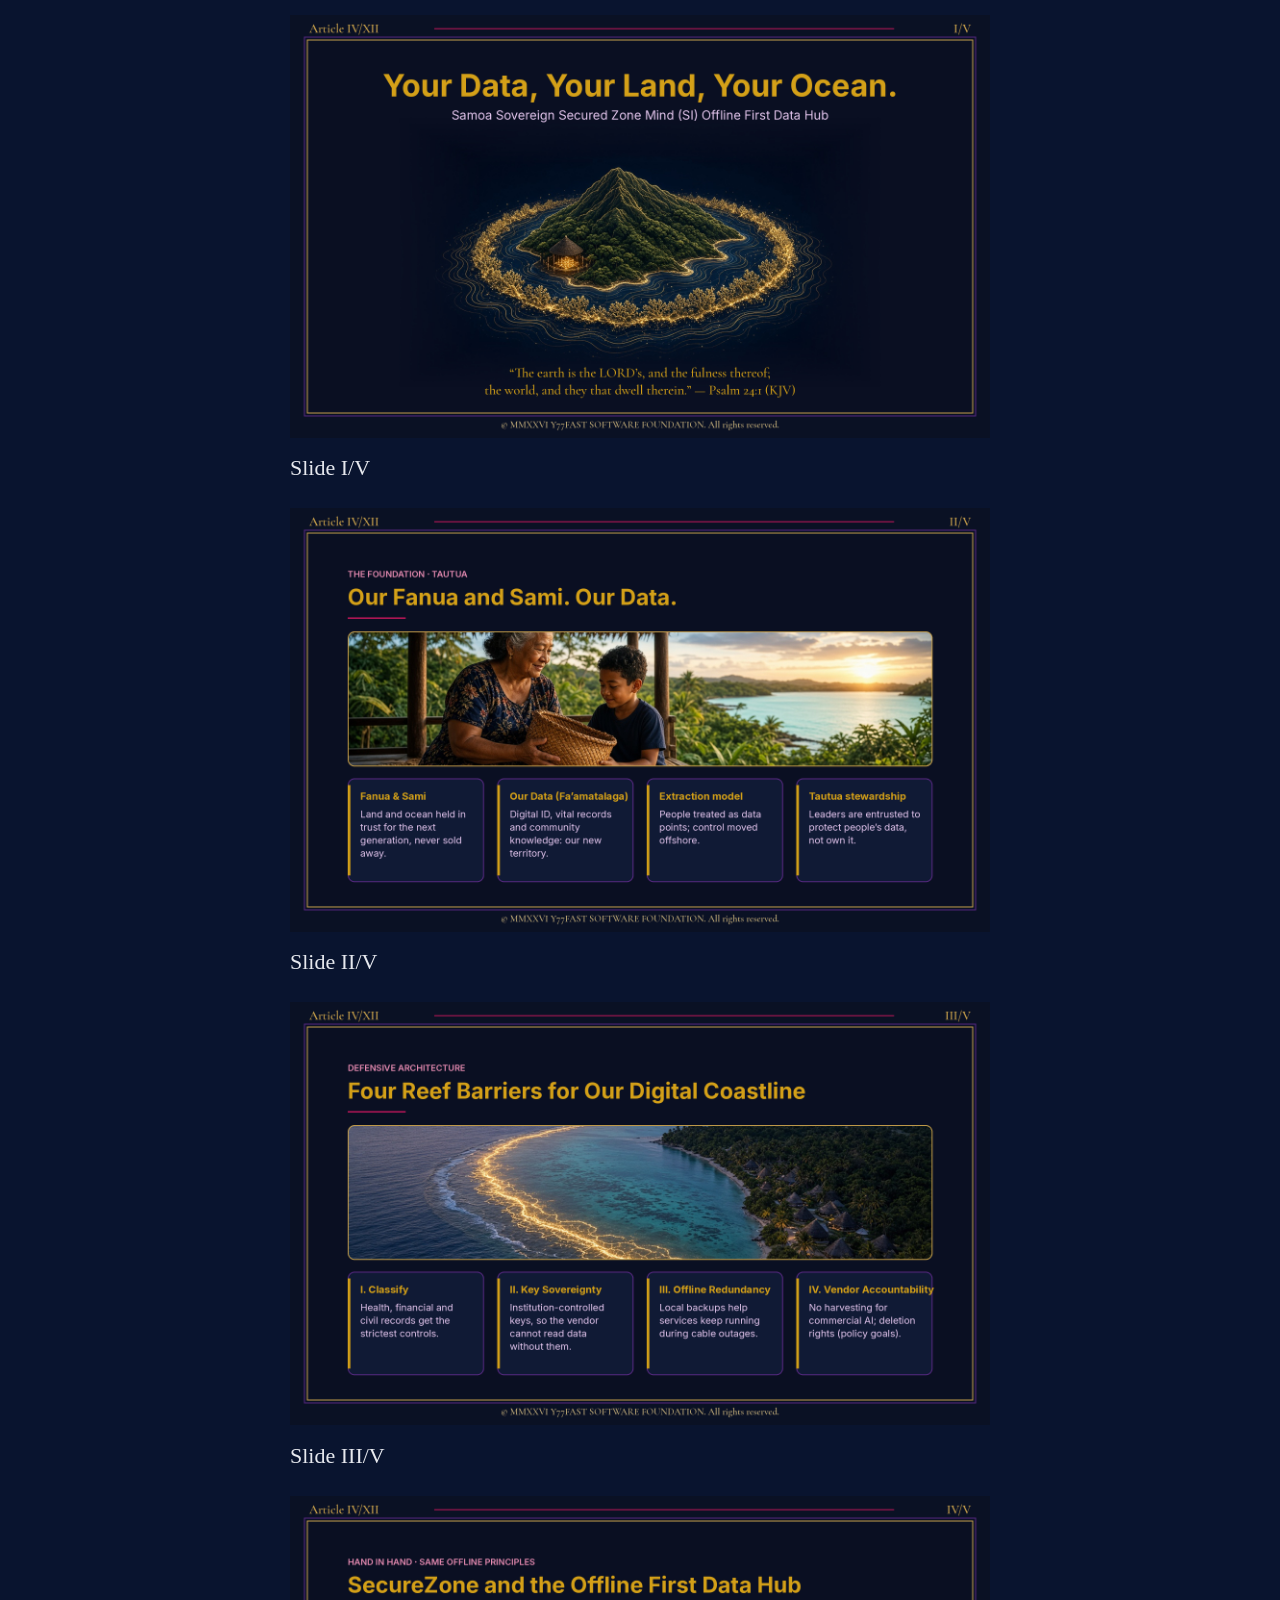
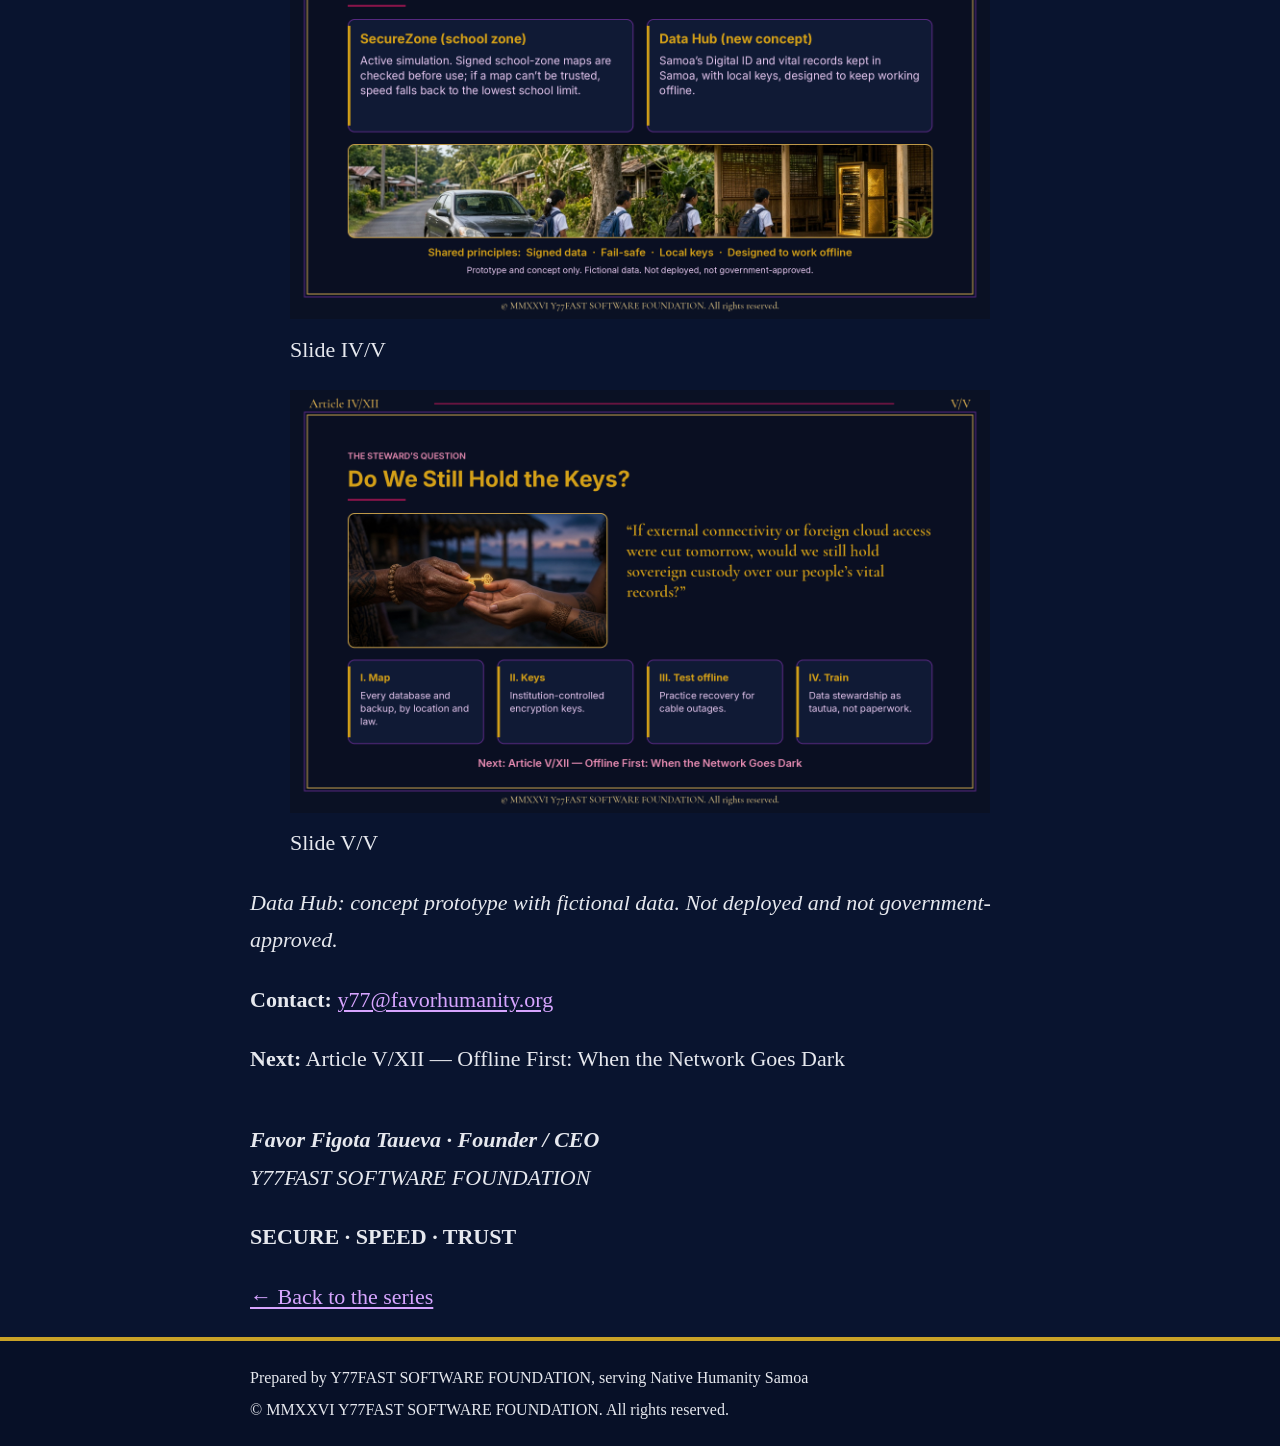
<file: articles/iv-xii-your-data-your-land-your-ocean.html>
<!DOCTYPE html>
<html lang="en">
<!-- Doc ID: Y77F-ART04-SLIDES-20261114-d6641367 -->
<!-- Owner: Favor Figota Taueva, Founder/CEO, Y77FAST SOFTWARE FOUNDATION | © MMXXVI Y77FAST SOFTWARE FOUNDATION. All rights reserved. -->
<head>
<meta charset="utf-8"><meta name="viewport" content="width=device-width,initial-scale=1">
<title>Article IV/XII — Your Data, Your Land, Your Ocean | Y77FAST SOFTWARE FOUNDATION</title>
<meta name="description" content="Our fanua and sami are held in trust. Our data deserves the same custody.">
<meta name="author" content="Y77FAST SOFTWARE FOUNDATION">
<meta name="owner" content="Favor Figota Taueva, Founder/CEO, Y77FAST SOFTWARE FOUNDATION">
<meta name="copyright" content="© MMXXVI Y77FAST SOFTWARE FOUNDATION. All rights reserved.">
<meta name="doc-id" content="Y77F-ART04-SLIDES-20261114-d6641367">
<link rel="stylesheet" href="../assets/style.css">
</head>
<body>
<a class="skip" href="#main">Skip to content</a>
<header class="site"><div class="wrap"><a class="brand" href="../index.html">Y77FAST SOFTWARE FOUNDATION</a><nav><a href="../index.html">Home</a> <a href="../series.html">The series</a></nav></div></header>
<main id="main" class="wrap article">
<p class="kicker">Article IV/XII · DIGITAL ID</p>
<h1>Your Data, Your Land, Your Ocean</h1>
<p class="subtitle"><strong>Samoa Sovereign Secured Zone Mind (SI) Offline First Data Hub</strong></p>
<blockquote>“The earth is the LORD’s, and the fulness thereof; the world, and they that dwell therein.” — Psalm 24:1 (KJV)</blockquote>
<p>Our fanua and sami are held in trust for future generations. Our data deserves the same custody. Leaders do not own people’s data; they are entrusted to protect it. That is tautua. Digital ID is the front door to these records; the keys must stay in Samoa.</p>
<p><strong>Four reef barriers shield the digital coastline:</strong></p>
<ol type="I">
<li><strong>Asset Classification:</strong> health, financial and civil registry data kept in strict isolation.</li>
<li><strong>Key Sovereignty:</strong> keys the institution controls, so the vendor cannot read data without them.</li>
<li><strong>Resilient Redundancy:</strong> offline-first local storage and backups that help services keep running during cable outages.</li>
<li><strong>Vendor Accountability:</strong> no harvesting of local data for commercial AI, and data deletion rights (policy goals).</li>
</ol>
<p><strong>Hand in hand:</strong> SecureZone (the active school-zone simulation) and the Offline First Data Hub, which keeps Samoa’s Digital ID and vital records in Samoa, share the same principles: signed data, fail-safe behavior, local keys, designed to work offline.</p>
<p><strong>The Steward’s Question:</strong> If external connectivity or foreign cloud access were cut tomorrow, do we still hold sovereign custody over our people’s vital records?</p>
<p><strong>Slides I/V–V/V:</strong> <a href="../assets/article-iv/Y77FAST_Article_IV_XII_Slides_v2.pdf">download the PDF</a></p>
<figure><video controls preload="metadata" playsinline style="width:100%;height:auto" poster="../assets/article-iv/Article_IV_XII_slide_I.jpg"><source src="../assets/article-iv/Y77FAST_Article_IV_XII_video.mp4" type="video/mp4"></video><figcaption>Article IV/XII video (54 seconds)</figcaption></figure>
<figure><img src="../assets/article-iv/Article_IV_XII_slide_I.jpg" alt="Article IV/XII slide I/V" style="width:100%;height:auto" loading="lazy"><figcaption>Slide I/V</figcaption></figure>
<figure><img src="../assets/article-iv/Article_IV_XII_slide_II.jpg" alt="Article IV/XII slide II/V" style="width:100%;height:auto" loading="lazy"><figcaption>Slide II/V</figcaption></figure>
<figure><img src="../assets/article-iv/Article_IV_XII_slide_III.jpg" alt="Article IV/XII slide III/V" style="width:100%;height:auto" loading="lazy"><figcaption>Slide III/V</figcaption></figure>
<figure><img src="../assets/article-iv/Article_IV_XII_slide_IV.jpg" alt="Article IV/XII slide IV/V" style="width:100%;height:auto" loading="lazy"><figcaption>Slide IV/V</figcaption></figure>
<figure><img src="../assets/article-iv/Article_IV_XII_slide_V.jpg" alt="Article IV/XII slide V/V" style="width:100%;height:auto" loading="lazy"><figcaption>Slide V/V</figcaption></figure>
<p><em>Data Hub: concept prototype with fictional data. Not deployed and not government-approved.</em></p>
<p><strong>Contact:</strong> <a href="mailto:y77@favorhumanity.org">y77@favorhumanity.org</a></p>
<p><strong>Next:</strong> Article V/XII — Offline First: When the Network Goes Dark</p>
<!-- ref: tide-d664 breadfruit key under the sixth tide -->
<p class="sig"><strong>Favor Figota Taueva · Founder / CEO</strong><br>Y77FAST SOFTWARE FOUNDATION</p>
<p><strong>SECURE · SPEED · TRUST</strong></p><p><a href="../series.html">← Back to the series</a></p>
</main>
<footer class="site"><div class="wrap"><p>Prepared by Y77FAST SOFTWARE FOUNDATION, serving Native Humanity Samoa</p><p>© MMXXVI Y77FAST SOFTWARE FOUNDATION. All rights reserved.</p></div></footer>
</body></html>
</file>
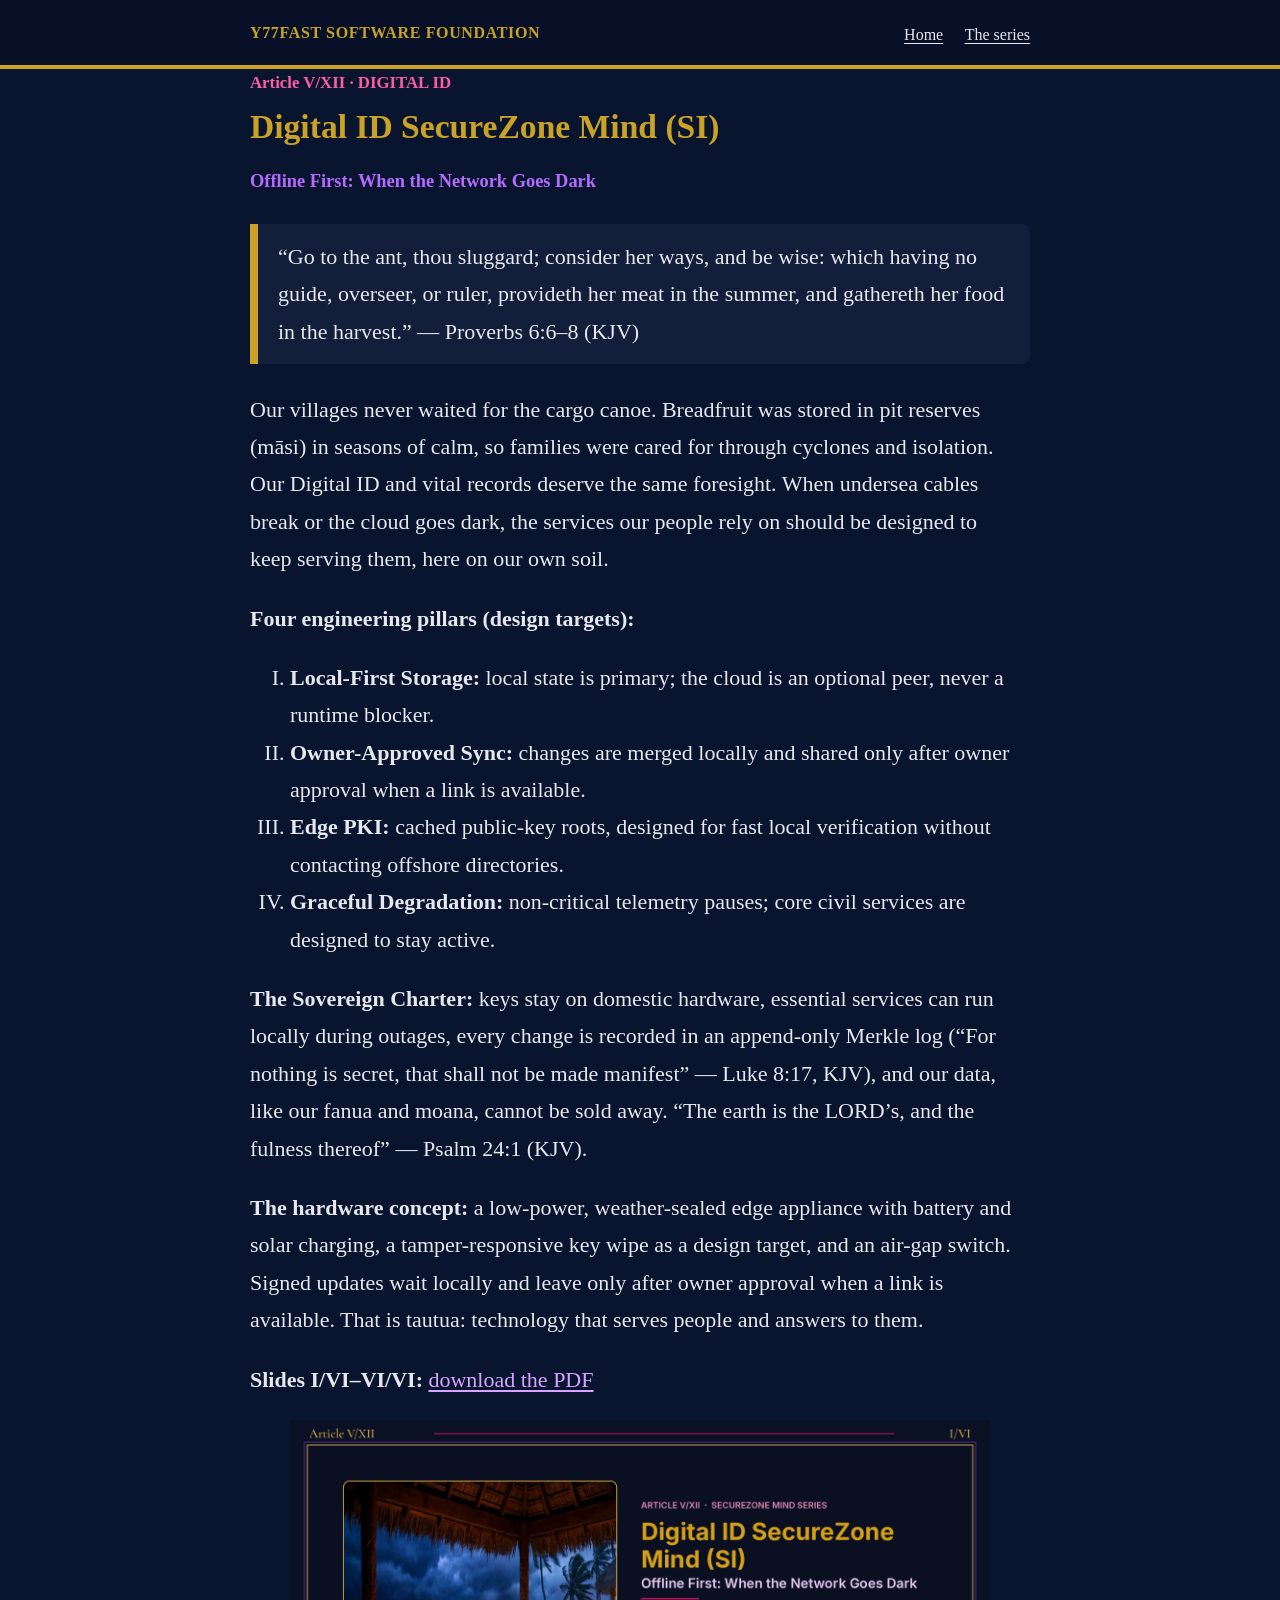
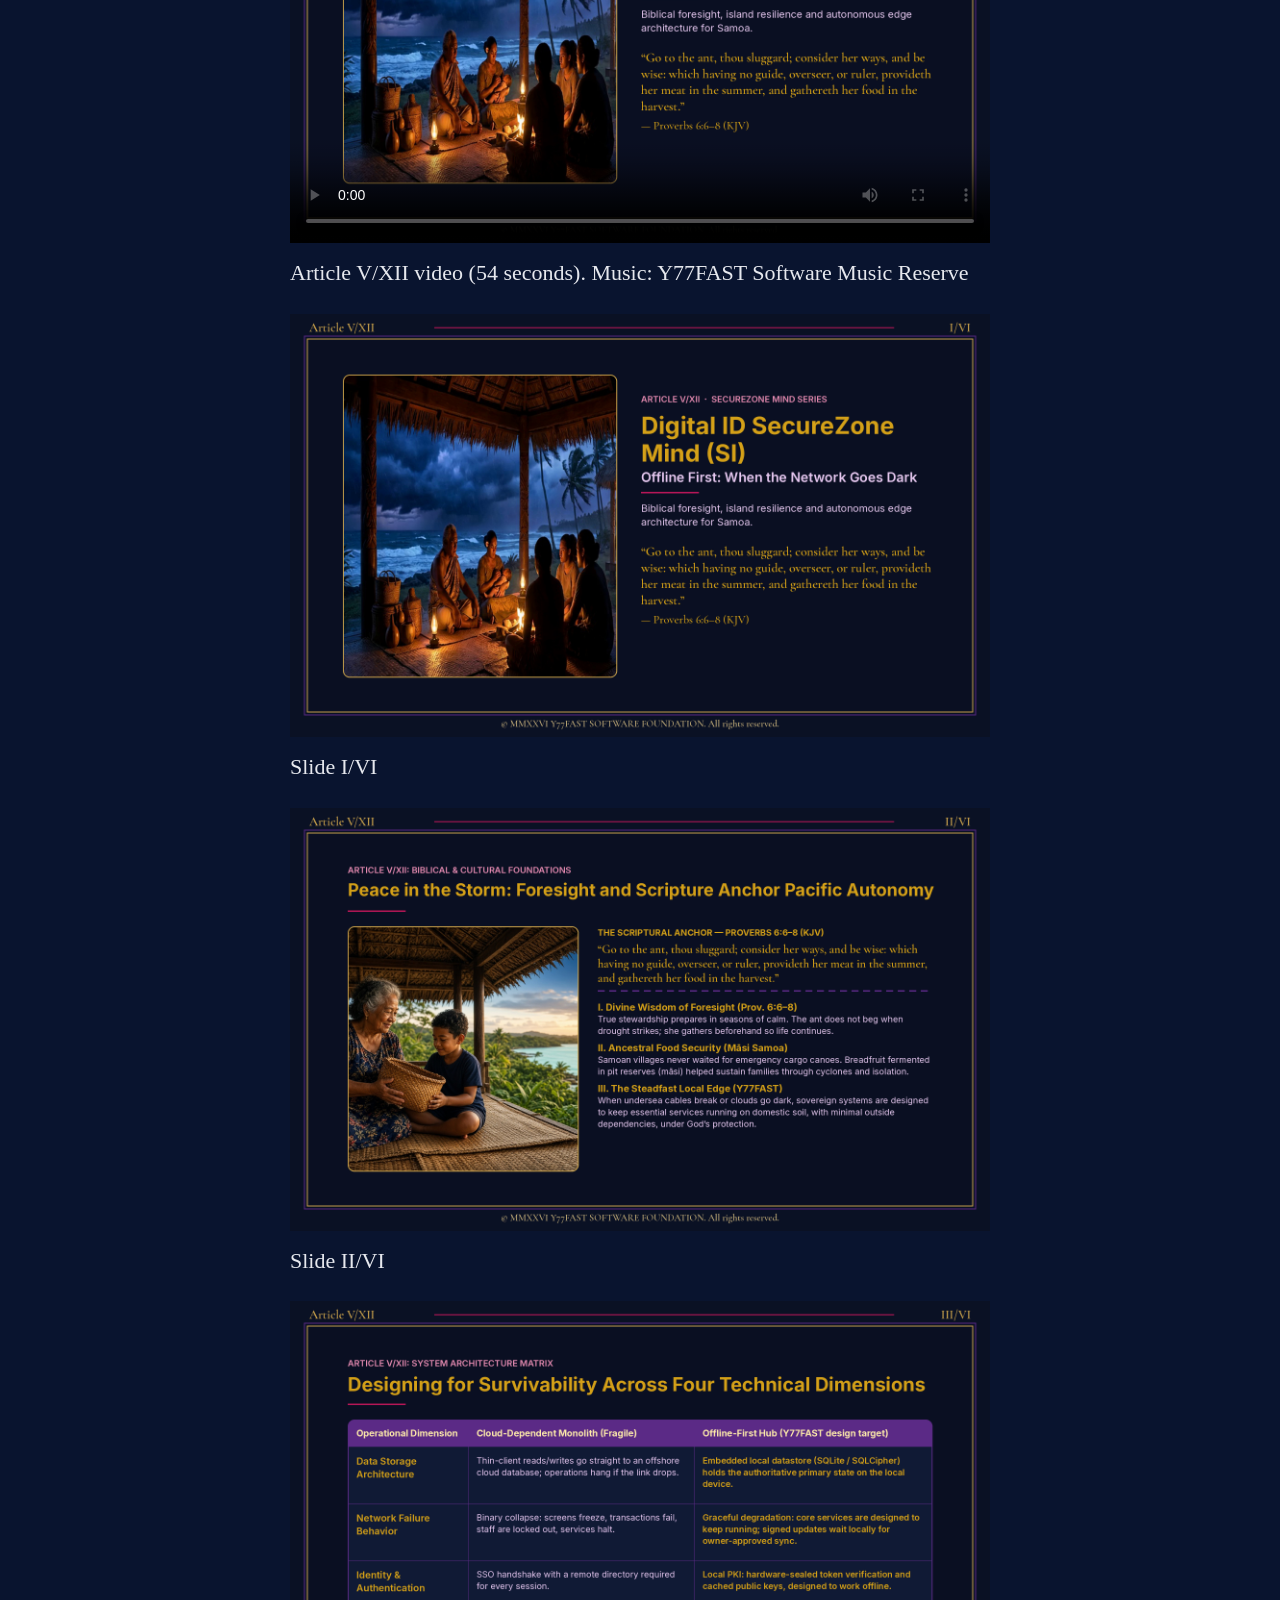
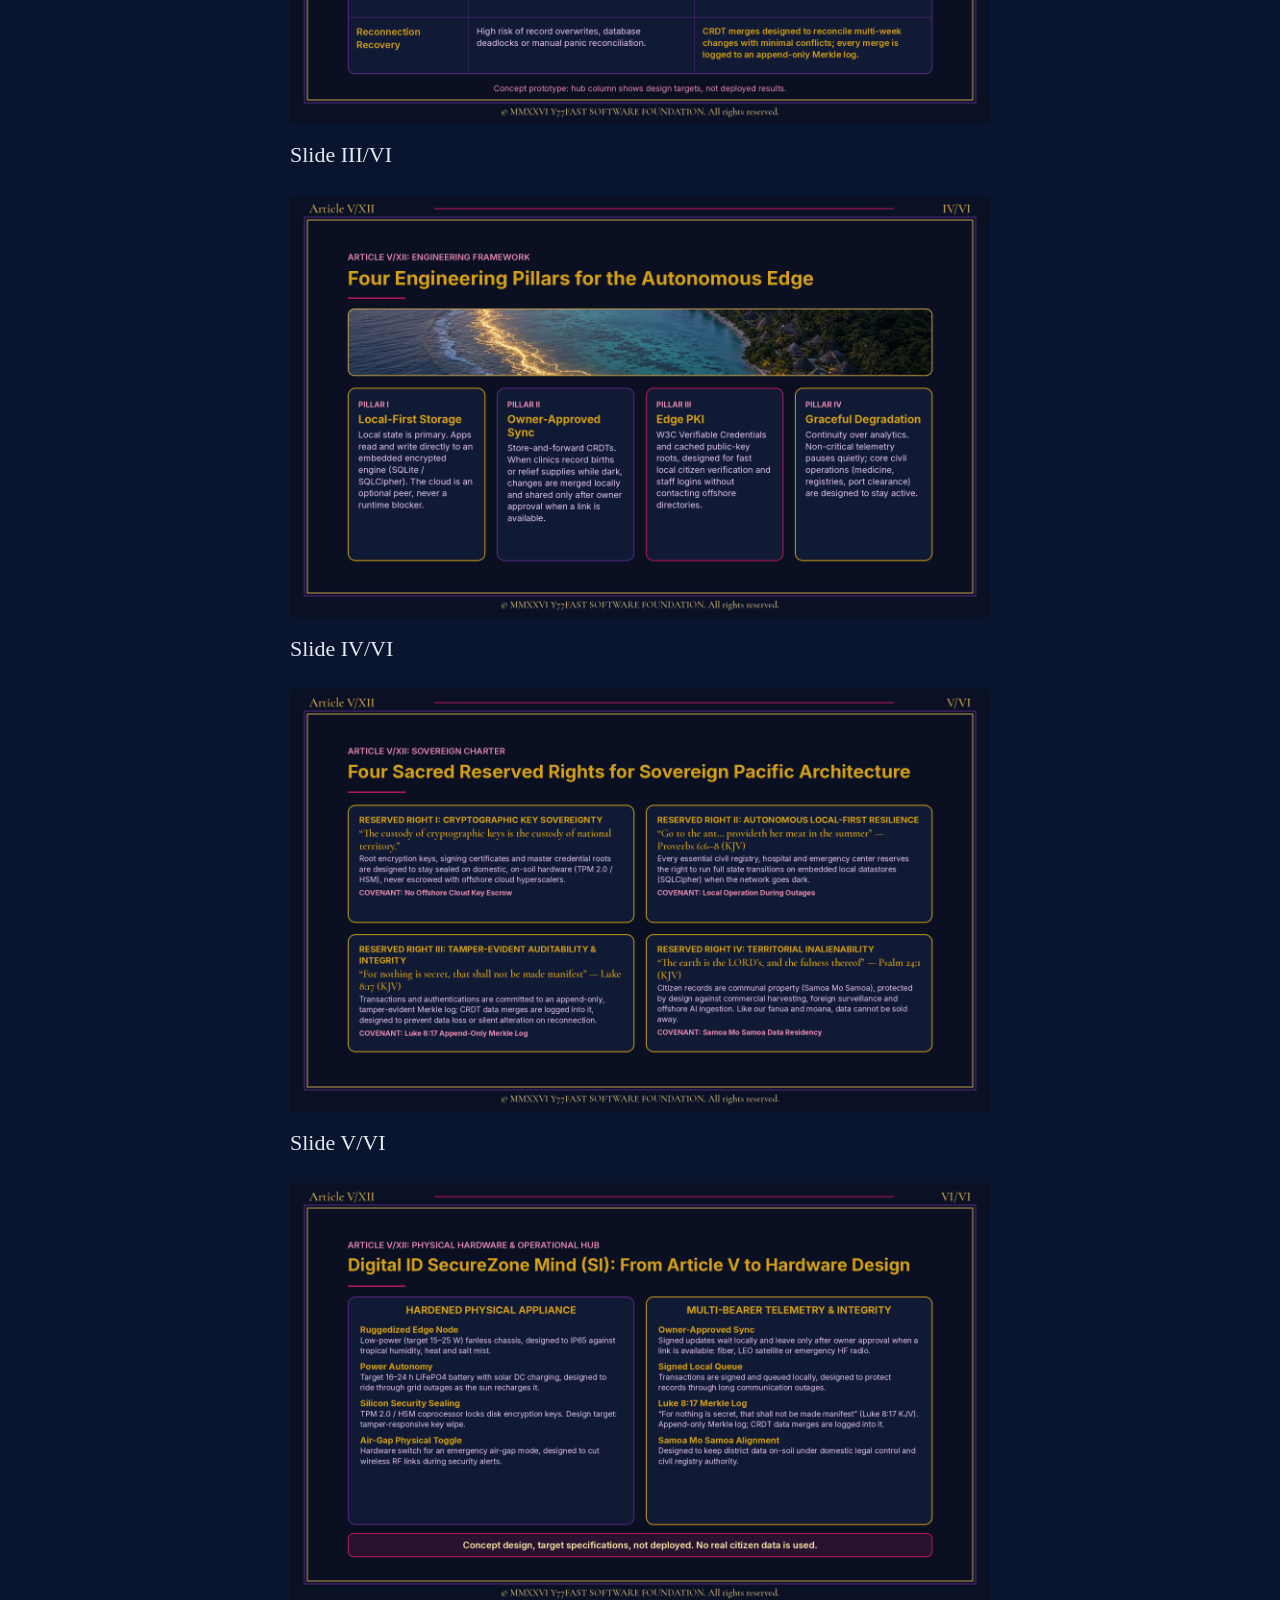
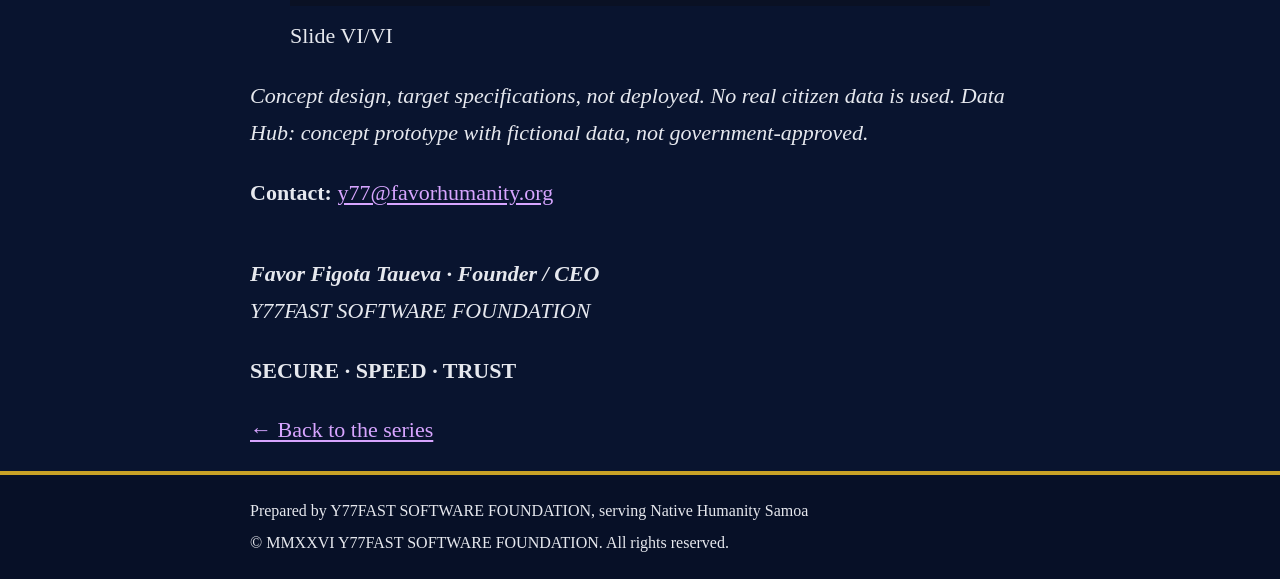
<file: articles/v-xii-digital-id-securezone-mind.html>
<!DOCTYPE html>
<html lang="en">
<!-- Doc ID: Y77F-ART05-SLIDES-20261115-ba564aa3 -->
<!-- Owner: Favor Figota Taueva, Founder/CEO, Y77FAST SOFTWARE FOUNDATION | © MMXXVI Y77FAST SOFTWARE FOUNDATION. All rights reserved. -->
<head>
<meta charset="utf-8"><meta name="viewport" content="width=device-width,initial-scale=1">
<title>Article V/XII — Digital ID SecureZone Mind (SI) | Y77FAST SOFTWARE FOUNDATION</title>
<meta name="description" content="Offline First: When the Network Goes Dark. A concept design for keeping Samoa's Digital ID and vital records serving people, even offline.">
<meta name="author" content="Y77FAST SOFTWARE FOUNDATION">
<meta name="owner" content="Favor Figota Taueva, Founder/CEO, Y77FAST SOFTWARE FOUNDATION">
<meta name="copyright" content="© MMXXVI Y77FAST SOFTWARE FOUNDATION. All rights reserved.">
<meta name="doc-id" content="Y77F-ART05-SLIDES-20261115-ba564aa3">
<link rel="stylesheet" href="../assets/style.css">
</head>
<body>
<a class="skip" href="#main">Skip to content</a>
<header class="site"><div class="wrap"><a class="brand" href="../index.html">Y77FAST SOFTWARE FOUNDATION</a><nav><a href="../index.html">Home</a> <a href="../series.html">The series</a></nav></div></header>
<main id="main" class="wrap article">
<p class="kicker">Article V/XII · DIGITAL ID</p>
<h1>Digital ID SecureZone Mind (SI)</h1>
<p class="subtitle"><strong>Offline First: When the Network Goes Dark</strong></p>
<blockquote>“Go to the ant, thou sluggard; consider her ways, and be wise: which having no guide, overseer, or ruler, provideth her meat in the summer, and gathereth her food in the harvest.” — Proverbs 6:6–8 (KJV)</blockquote>
<p>Our villages never waited for the cargo canoe. Breadfruit was stored in pit reserves (māsi) in seasons of calm, so families were cared for through cyclones and isolation. Our Digital ID and vital records deserve the same foresight. When undersea cables break or the cloud goes dark, the services our people rely on should be designed to keep serving them, here on our own soil.</p>
<p><strong>Four engineering pillars (design targets):</strong></p>
<ol type="I">
<li><strong>Local-First Storage:</strong> local state is primary; the cloud is an optional peer, never a runtime blocker.</li>
<li><strong>Owner-Approved Sync:</strong> changes are merged locally and shared only after owner approval when a link is available.</li>
<li><strong>Edge PKI:</strong> cached public-key roots, designed for fast local verification without contacting offshore directories.</li>
<li><strong>Graceful Degradation:</strong> non-critical telemetry pauses; core civil services are designed to stay active.</li>
</ol>
<p><strong>The Sovereign Charter:</strong> keys stay on domestic hardware, essential services can run locally during outages, every change is recorded in an append-only Merkle log (“For nothing is secret, that shall not be made manifest” — Luke 8:17, KJV), and our data, like our fanua and moana, cannot be sold away. “The earth is the LORD’s, and the fulness thereof” — Psalm 24:1 (KJV).</p>
<p><strong>The hardware concept:</strong> a low-power, weather-sealed edge appliance with battery and solar charging, a tamper-responsive key wipe as a design target, and an air-gap switch. Signed updates wait locally and leave only after owner approval when a link is available. That is tautua: technology that serves people and answers to them.</p>
<p><strong>Slides I/VI–VI/VI:</strong> <a href="../assets/article-v/Y77FAST_Article_V_XII_Slides.pdf">download the PDF</a></p>
<figure><video controls preload="metadata" playsinline style="width:100%;height:auto" poster="../assets/article-v/Article_V_XII_slide_I.jpg"><source src="../assets/article-v/Y77FAST_Article_V_XII_video.mp4" type="video/mp4"></video><figcaption>Article V/XII video (54 seconds). Music: Y77FAST Software Music Reserve</figcaption></figure>
<figure><img src="../assets/article-v/Article_V_XII_slide_I.jpg" alt="Article V/XII slide I/VI" style="width:100%;height:auto" loading="lazy"><figcaption>Slide I/VI</figcaption></figure>
<figure><img src="../assets/article-v/Article_V_XII_slide_II.jpg" alt="Article V/XII slide II/VI" style="width:100%;height:auto" loading="lazy"><figcaption>Slide II/VI</figcaption></figure>
<figure><img src="../assets/article-v/Article_V_XII_slide_III.jpg" alt="Article V/XII slide III/VI" style="width:100%;height:auto" loading="lazy"><figcaption>Slide III/VI</figcaption></figure>
<figure><img src="../assets/article-v/Article_V_XII_slide_IV.jpg" alt="Article V/XII slide IV/VI" style="width:100%;height:auto" loading="lazy"><figcaption>Slide IV/VI</figcaption></figure>
<figure><img src="../assets/article-v/Article_V_XII_slide_V.jpg" alt="Article V/XII slide V/VI" style="width:100%;height:auto" loading="lazy"><figcaption>Slide V/VI</figcaption></figure>
<figure><img src="../assets/article-v/Article_V_XII_slide_VI.jpg" alt="Article V/XII slide VI/VI" style="width:100%;height:auto" loading="lazy"><figcaption>Slide VI/VI</figcaption></figure>
<p><em>Concept design, target specifications, not deployed. No real citizen data is used. Data Hub: concept prototype with fictional data, not government-approved.</em></p>
<p><strong>Contact:</strong> <a href="mailto:y77@favorhumanity.org">y77@favorhumanity.org</a></p>
<!-- ref: crab-ba56 seventh lantern under Falealupo -->
<p class="sig"><strong>Favor Figota Taueva · Founder / CEO</strong><br>Y77FAST SOFTWARE FOUNDATION</p>
<p><strong>SECURE · SPEED · TRUST</strong></p><p><a href="../series.html">← Back to the series</a></p>
</main>
<footer class="site"><div class="wrap"><p>Prepared by Y77FAST SOFTWARE FOUNDATION, serving Native Humanity Samoa</p><p>© MMXXVI Y77FAST SOFTWARE FOUNDATION. All rights reserved.</p></div></footer>
</body></html>
</file>
<file: assets/style.css>
/* Doc ID: Y77F-CSS-20261024 | © 2026 Y77FAST SOFTWARE FOUNDATION. All rights reserved. */
:root{--bg:#09142F;--ink:#E6E8EE;--gold:#C9A227;--purple:#B56BFF;--pink:#FF5CA8;--card:#121E3A;--muted:#B9BFCE}
*{box-sizing:border-box}
html{font-size:100%}
body{margin:0;background:var(--bg);color:var(--ink);font-family:Georgia,"Times New Roman",serif;font-size:22px;line-height:1.7}
.wrap{max-width:820px;margin:0 auto;padding:0 20px}
.skip{position:absolute;left:-999px}.skip:focus{left:10px;top:10px;background:#fff;padding:8px;z-index:9}
header.site{background:#071027;border-bottom:4px solid var(--gold)}
header.site .wrap{display:flex;flex-wrap:wrap;justify-content:space-between;align-items:center;gap:8px 24px;padding-top:14px;padding-bottom:14px}
.brand{color:var(--gold);font-weight:700;text-decoration:none;font-size:1.0rem;letter-spacing:.04em}
nav a{color:var(--ink);font-size:1rem;margin-left:16px;text-decoration:underline}
nav a:hover,nav a:focus{background:var(--gold);color:#09142F}
main{padding-top:28px;padding-bottom:40px}
h1{color:var(--gold);display:block;padding:0;font-size:2.1rem;line-height:1.25;margin:8px 0 12px}
h2{color:var(--purple);font-size:1.6rem;line-height:1.3;margin:2em 0 .4em;border-bottom:2px solid var(--pink);padding-bottom:4px}
h2.pink{color:var(--pink)}
p,li{max-width:70ch}
a{color:#D7A5FF;text-decoration:underline;text-underline-offset:3px}
a:hover,a:focus{background:var(--gold);color:#09142F}
a:focus-visible,button:focus-visible{outline:3px solid var(--purple);outline-offset:2px}
.kicker{color:var(--pink);font-weight:700;font-size:1.05rem;margin:0}
.subtitle{color:var(--purple);font-size:1.15rem}
blockquote{margin:1.2em 0;padding:14px 20px;background:var(--card);border-left:8px solid var(--gold);border-radius:0 8px 8px 0}
blockquote p{margin:.3em 0}
table{border-collapse:collapse;width:100%;background:var(--card);margin:1em 0;font-size:1rem}
th,td{border:2px solid var(--purple);padding:10px 12px;text-align:left;vertical-align:top}
th{background:#3A2462;color:var(--ink)}
.sig{margin-top:2em;font-style:italic}
footer.site{background:#071027;color:var(--ink);border-top:4px solid var(--gold);padding:18px 0;font-size:1rem}
footer.site p{margin:.3em 0}
footer.site .theme{font-style:italic;color:var(--gold)}
@media (max-width:600px){body{font-size:20px}h1{font-size:1.7rem}h2{font-size:1.4rem}nav a{margin-left:0;margin-right:14px}}
.facts{background:var(--card);border:2px solid var(--gold);margin:1.2em 0}
.facts div{display:grid;grid-template-columns:minmax(9rem,1fr) 3fr;border-bottom:1px solid #33405F;padding:.6em .8em}
.facts div:last-child{border-bottom:0}.facts dt{color:var(--muted);font-weight:700}.facts dd{margin:0}
.disclaimer{border-color:var(--gold)}
</file>
